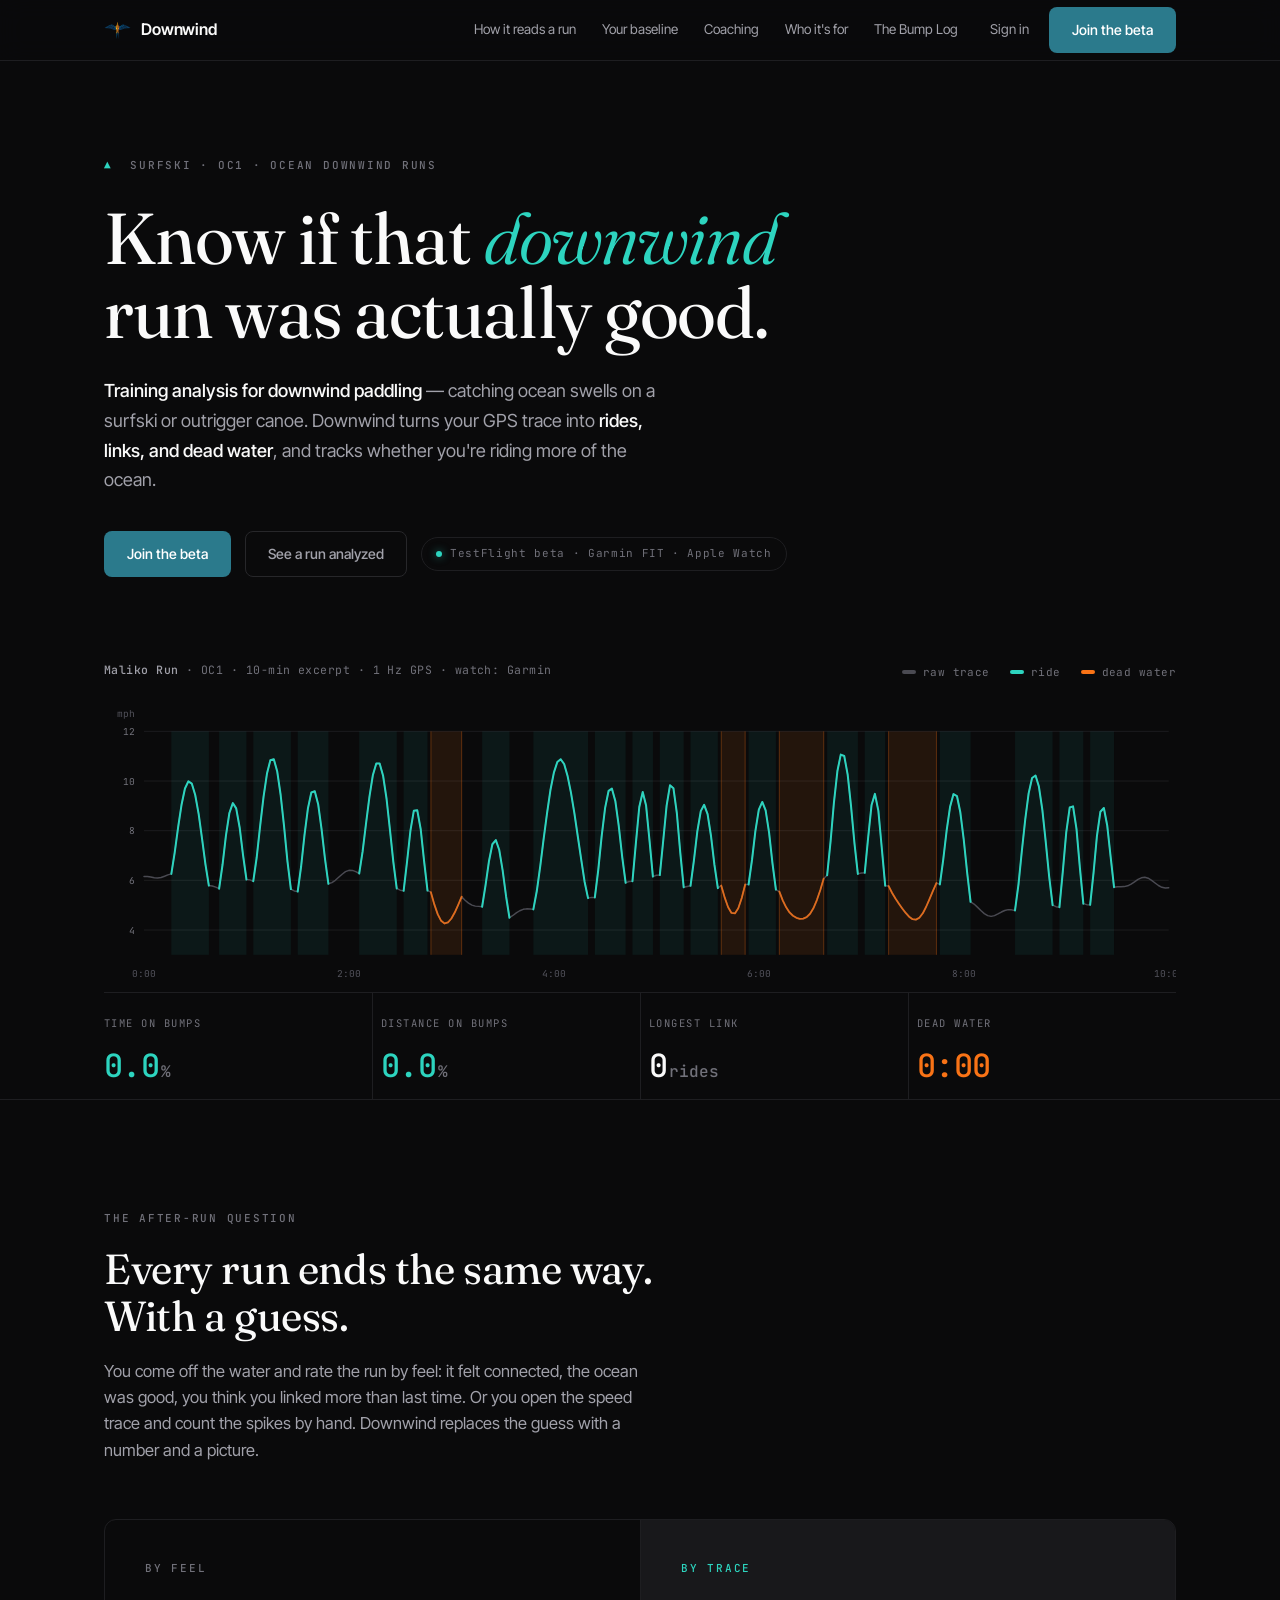
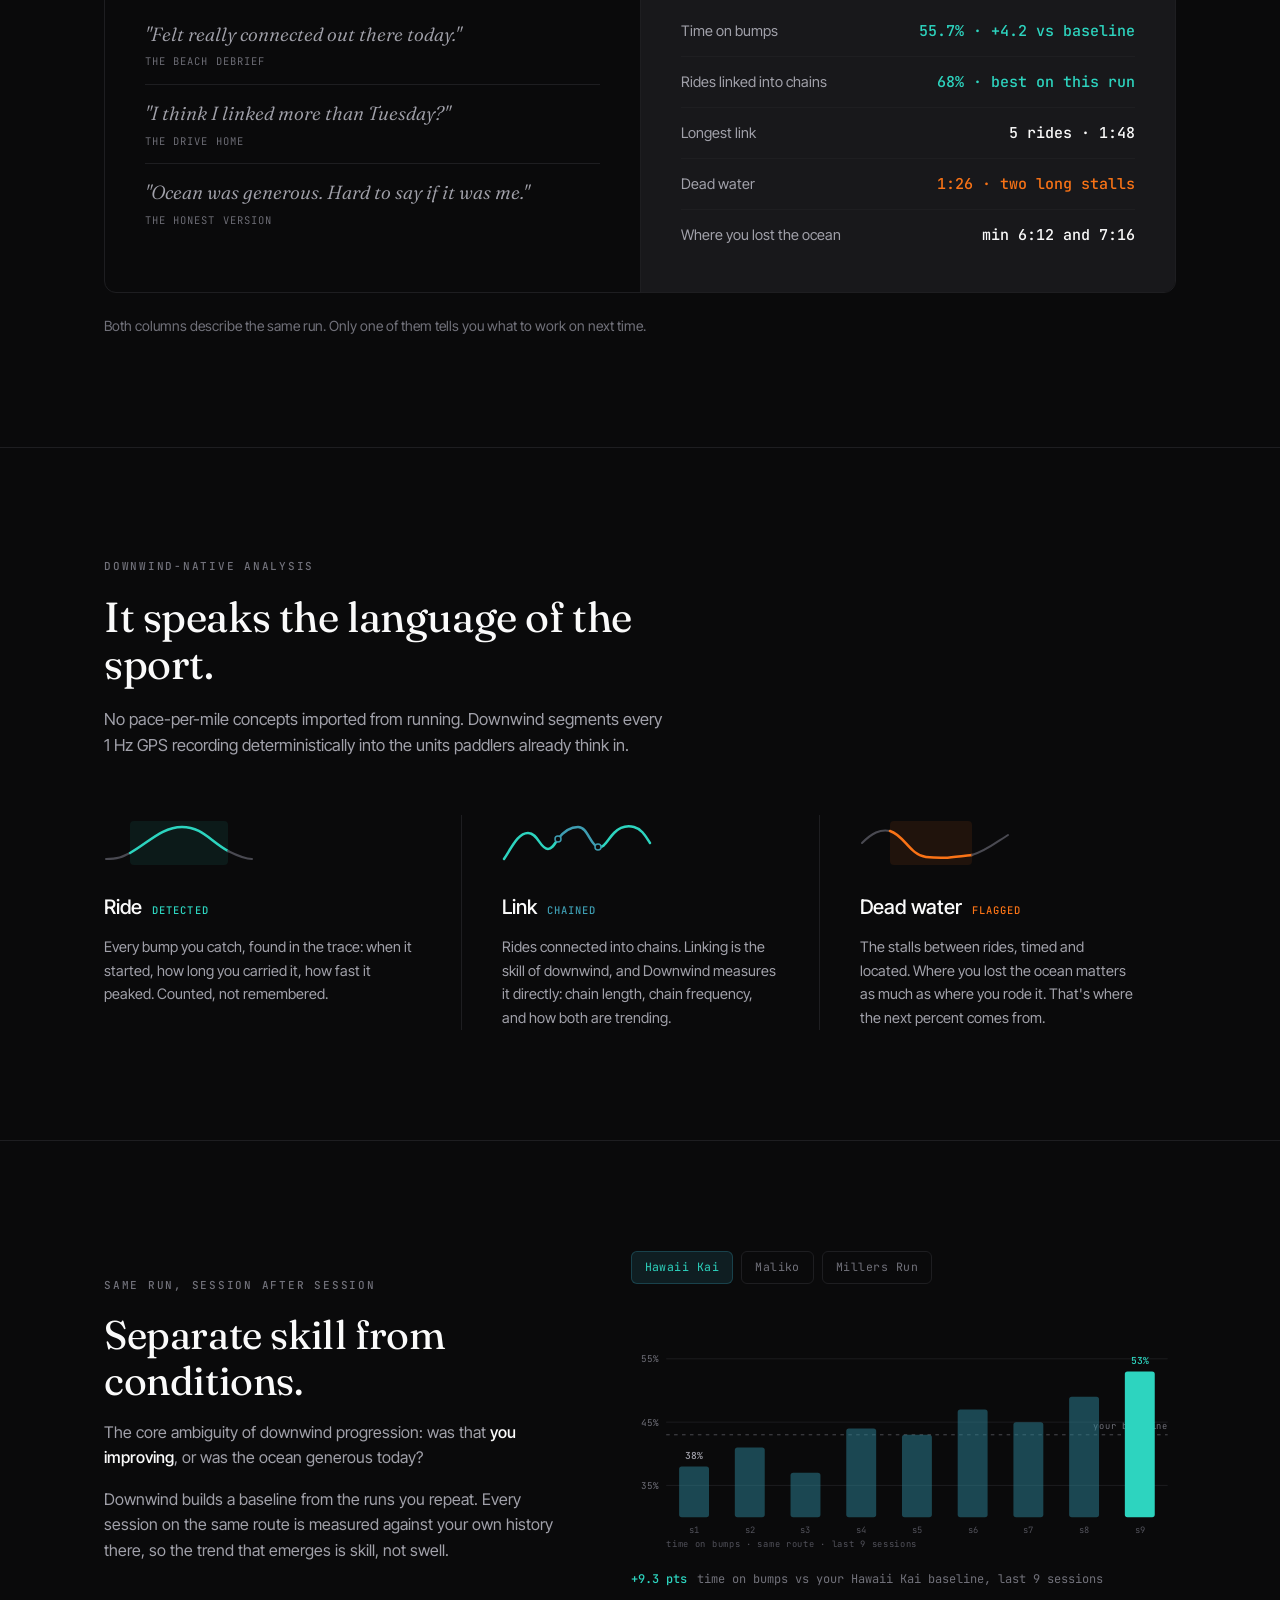
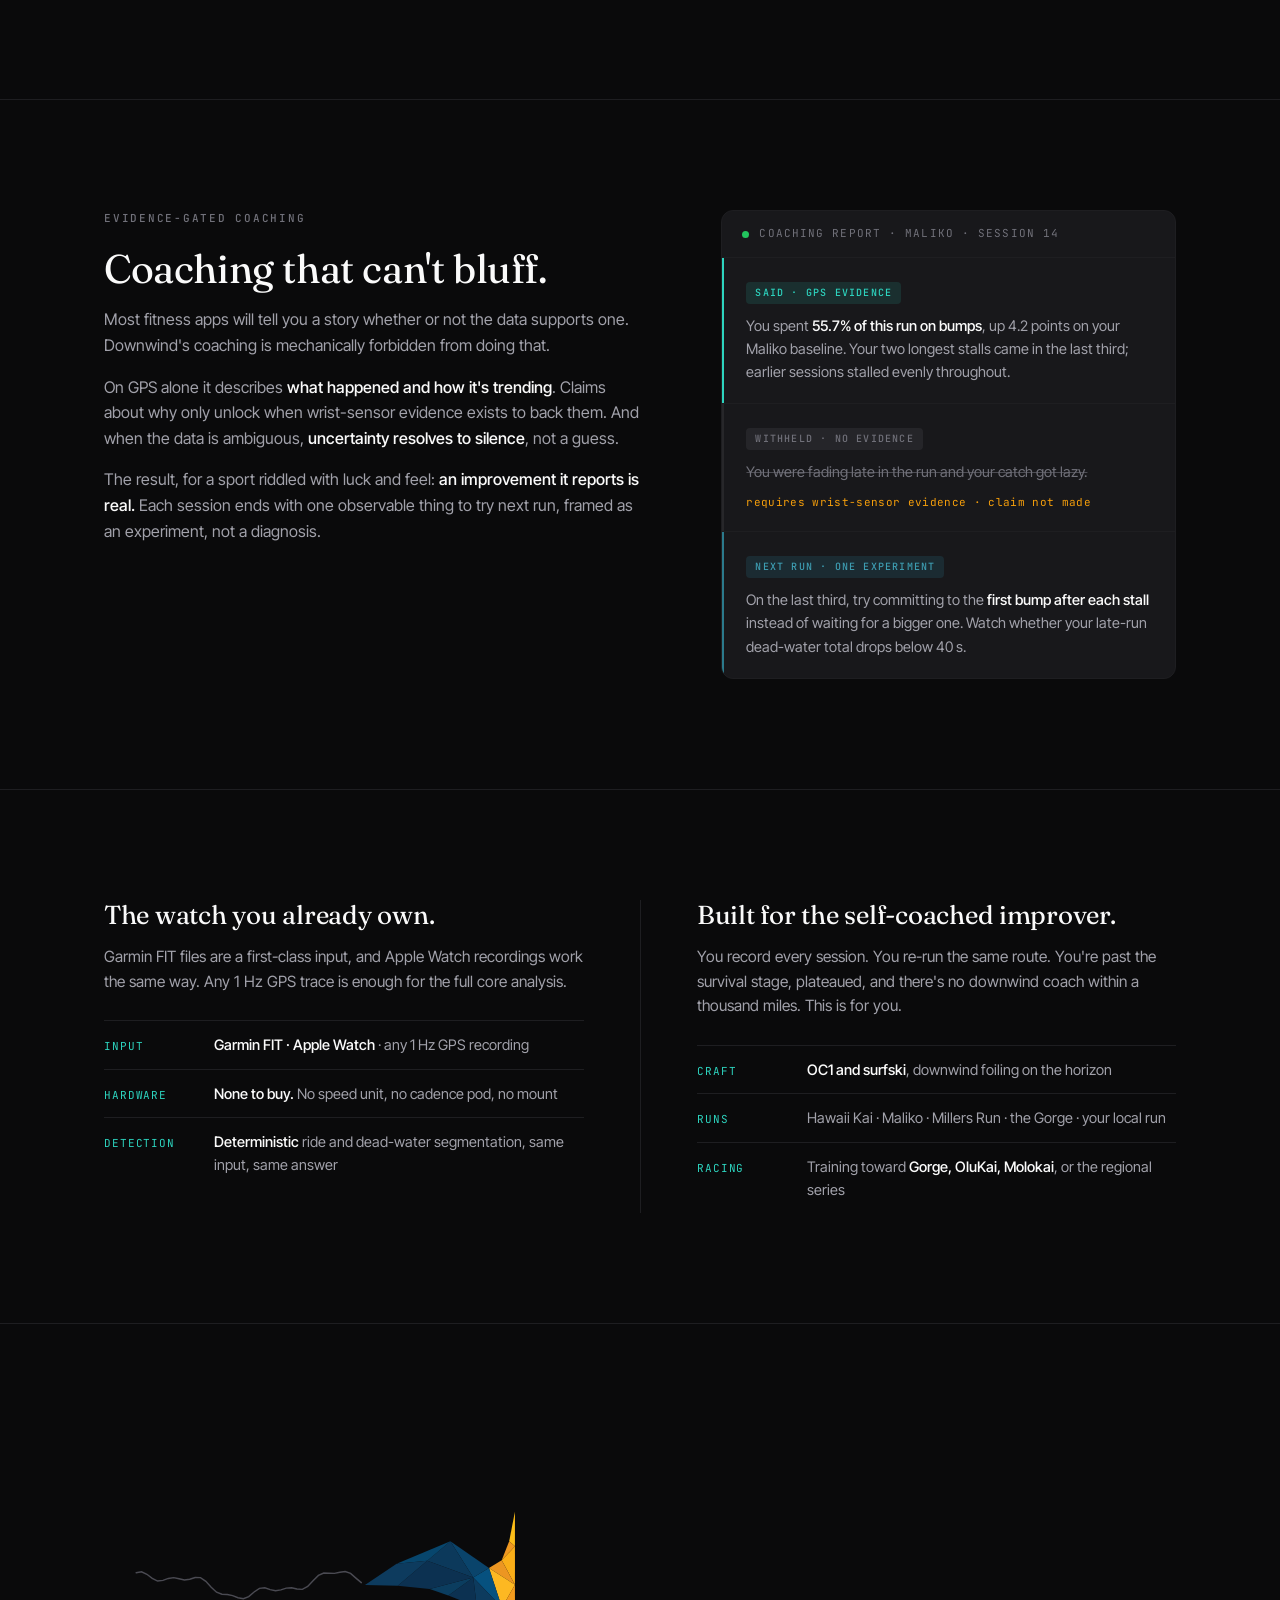
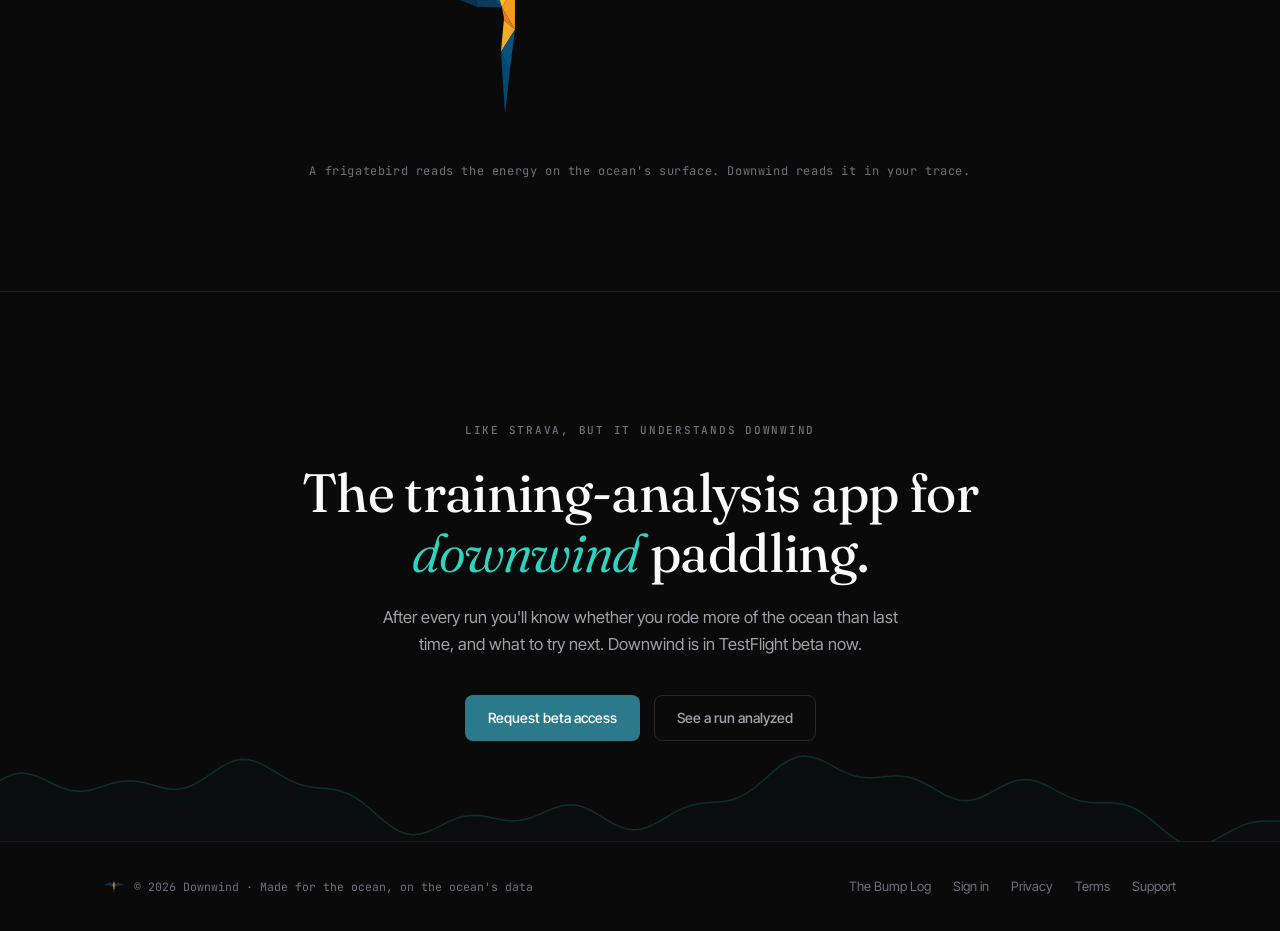
<file: index.html>
<!DOCTYPE html>
<html lang="en">
<head>
<meta charset="UTF-8">
<meta name="viewport" content="width=device-width, initial-scale=1.0">
<title>Downwind · The training-analysis app for downwind paddling</title>
<meta name="description" content="Training analysis for downwind paddling — surfski and OC1. Downwind turns your GPS trace into rides, links, and dead water, and tracks if you rode more of the ocean.">
<meta property="og:title" content="Downwind · The training-analysis app for downwind paddling">
<meta property="og:description" content="Training analysis for downwind paddling — surfski and OC1. Downwind turns your GPS trace into rides, links, and dead water.">
<meta property="og:type" content="website">
<link rel="icon" href="favicon.svg" type="image/svg+xml">
<link rel="preconnect" href="https://fonts.googleapis.com">
<link rel="preconnect" href="https://fonts.gstatic.com" crossorigin>
<link href="https://fonts.googleapis.com/css2?family=Fraunces:ital,opsz,wght@0,9..144,340;0,9..144,420;0,9..144,560;1,9..144,340&family=Inter+Tight:ital,wght@0,400;0,450;0,520;0,600;1,400&family=JetBrains+Mono:wght@400;500&display=swap" rel="stylesheet">
<style>
:root{
  --bg:#0A0A0B;
  --surface-1:#18181B;
  --surface-2:#27272A;
  --border:#27272A;
  --border-subtle:#1E1E21;
  --text-1:#FAFAFA;
  --text-2:#A1A1AA;
  --text-3:#71717A;
  --teal:#2B7A8C;
  --teal-bright:#3E9DB2;
  --ride:#2DD4BF;
  --dead:#F97316;
  --amber:#F59E0B;
  --font-display:"Fraunces",Georgia,serif;
  --font-body:"Inter Tight",system-ui,sans-serif;
  --font-mono:"JetBrains Mono",ui-monospace,monospace;
  --max:1120px;
}
*{margin:0;padding:0;box-sizing:border-box}
html{scroll-behavior:smooth}
body{
  background:var(--bg);
  color:var(--text-1);
  font-family:var(--font-body);
  font-size:16px;
  line-height:1.6;
  -webkit-font-smoothing:antialiased;
  overflow-x:hidden;
}
::selection{background:rgba(45,212,191,.25);color:var(--text-1)}
a{color:inherit;text-decoration:none}
.wrap{max-width:var(--max);margin:0 auto;padding:0 24px}

/* ---------- shared vocabulary ---------- */
.eyebrow{
  font-family:var(--font-mono);
  font-size:11px;
  font-weight:500;
  letter-spacing:.16em;
  text-transform:uppercase;
  color:var(--text-3);
}
.eyebrow .tick{color:var(--ride)}
.mono{font-family:var(--font-mono);font-variant-numeric:tabular-nums lining-nums}
.rule{border:none;border-top:1px solid var(--border-subtle)}
.btn{
  display:inline-flex;align-items:center;gap:8px;
  font-family:var(--font-body);font-size:14px;font-weight:520;
  padding:11px 22px;border-radius:8px;cursor:pointer;
  border:1px solid transparent;
  transition:background .18s ease,border-color .18s ease,color .18s ease;
}
.btn-primary{background:var(--teal);color:#fff}
.btn-primary:hover{background:var(--teal-bright)}
.btn-ghost{background:transparent;color:var(--text-2);border-color:var(--surface-2)}
.btn-ghost:hover{color:var(--text-1);border-color:var(--text-3)}

/* ---------- nav ---------- */
nav{
  position:sticky;top:0;z-index:50;
  background:rgba(10,10,11,.82);
  backdrop-filter:blur(12px);
  -webkit-backdrop-filter:blur(12px);
  border-bottom:1px solid var(--border-subtle);
}
.nav-inner{
  max-width:var(--max);margin:0 auto;padding:0 24px;
  height:60px;display:flex;align-items:center;gap:32px;
}
.wordmark{display:flex;align-items:center;gap:10px;font-weight:600;font-size:16px;letter-spacing:-.01em}
.wordmark svg{display:block}
.nav-links{display:flex;gap:26px;margin-left:auto}
.nav-links a{font-size:13.5px;color:var(--text-2);transition:color .15s}
.nav-links a:hover{color:var(--text-1)}
.nav-cta{margin-left:8px}
.nav-signin{font-size:13.5px;color:var(--text-2);transition:color .15s}
.nav-signin:hover{color:var(--text-1)}
.nav-signin + .nav-cta{margin-left:-12px}
@media(max-width:760px){.nav-links{display:none}.nav-signin{margin-left:auto}}

/* ---------- hero ---------- */
.hero{padding:96px 0 40px;position:relative}
.hero .eyebrow{margin-bottom:26px}
.hero h1{
  font-family:var(--font-display);
  font-weight:420;
  font-size:clamp(40px,6.2vw,72px);
  line-height:1.04;
  letter-spacing:-.015em;
  max-width:15ch;
}
.hero h1 em{font-style:italic;font-weight:340;color:var(--ride)}
.hero .sub{
  margin-top:26px;max-width:56ch;
  font-size:18px;color:var(--text-2);line-height:1.65;
}
.hero .sub strong{color:var(--text-1);font-weight:520}
.hero-actions{margin-top:36px;display:flex;align-items:center;gap:14px;flex-wrap:wrap}
.status-pill{
  display:inline-flex;align-items:center;gap:8px;
  font-family:var(--font-mono);font-size:11px;letter-spacing:.06em;
  color:var(--text-3);padding:7px 14px;
  border:1px solid var(--border-subtle);border-radius:999px;
}
.status-pill .dot{width:6px;height:6px;border-radius:50%;background:var(--ride);box-shadow:0 0 8px rgba(45,212,191,.6)}

/* ---------- hero chart ---------- */
.analysis{padding:44px 0 0}
.chart-frame{position:relative}
.chart-caption{
  display:flex;justify-content:space-between;align-items:baseline;
  padding-bottom:14px;gap:16px;flex-wrap:wrap;
}
.chart-caption .left{font-family:var(--font-mono);font-size:11.5px;color:var(--text-3);letter-spacing:.04em}
.chart-caption .left b{color:var(--text-2);font-weight:500}
.legend{display:flex;gap:20px;flex-wrap:wrap}
.legend span{display:inline-flex;align-items:center;gap:7px;font-family:var(--font-mono);font-size:11px;color:var(--text-3);letter-spacing:.04em}
.legend i{width:14px;height:4px;border-radius:2px;display:inline-block}
.legend .k-raw i{background:#4A4A52}
.legend .k-ride i{background:var(--ride)}
.legend .k-dead i{background:var(--dead)}
#trace{width:100%;height:auto;display:block}
#trace text{font-family:var(--font-mono)}
.stat-strip{
  display:grid;grid-template-columns:repeat(4,1fr);
  border-top:1px solid var(--border-subtle);
  margin-top:6px;
}
.stat{padding:22px 8px 8px;border-left:1px solid var(--border-subtle)}
.stat:first-child{border-left:none;padding-left:0}
.stat .label{font-family:var(--font-mono);font-size:10.5px;letter-spacing:.14em;text-transform:uppercase;color:var(--text-3)}
.stat .value{
  margin-top:8px;font-family:var(--font-mono);font-weight:500;
  font-size:clamp(22px,3vw,32px);letter-spacing:-.02em;
  font-variant-numeric:tabular-nums;color:var(--text-1);
}
.stat .value .unit{font-size:.5em;color:var(--text-3);letter-spacing:0;margin-left:2px}
.stat.ride .value{color:var(--ride)}
.stat.dead .value{color:var(--dead)}
@media(max-width:700px){
  .stat-strip{grid-template-columns:repeat(2,1fr);row-gap:8px}
  .stat:nth-child(3){border-left:none;padding-left:0}
}

/* ---------- sections ---------- */
section.block{padding:110px 0;border-top:1px solid var(--border-subtle)}
.section-head{margin-bottom:56px;max-width:62ch}
.section-head .eyebrow{margin-bottom:18px}
.section-head h2{
  font-family:var(--font-display);font-weight:420;
  font-size:clamp(28px,3.6vw,42px);line-height:1.12;letter-spacing:-.01em;
}
.section-head p{margin-top:18px;color:var(--text-2);font-size:16.5px;max-width:58ch}

/* ---------- ledger: feel vs evidence ---------- */
.ledger{display:grid;grid-template-columns:1fr 1fr;gap:0;border:1px solid var(--border-subtle);border-radius:12px;overflow:hidden}
.ledger-col{padding:40px 40px 32px}
.ledger-col+.ledger-col{border-left:1px solid var(--border-subtle)}
.ledger-col h3{font-family:var(--font-mono);font-size:11px;font-weight:500;letter-spacing:.16em;text-transform:uppercase;margin-bottom:28px}
.ledger-col.feel h3{color:var(--text-3)}
.ledger-col.trace h3{color:var(--ride)}
.ledger-col.trace{background:var(--surface-1)}
.feel-line{
  font-family:var(--font-display);font-style:italic;font-weight:340;
  font-size:19px;line-height:1.5;color:var(--text-2);
  padding:14px 0;border-bottom:1px solid var(--border-subtle);
}
.feel-line:last-of-type{border-bottom:none}
.feel-line .who{display:block;font-family:var(--font-mono);font-style:normal;font-size:10.5px;letter-spacing:.1em;color:var(--text-3);margin-top:6px;text-transform:uppercase}
.trace-row{
  display:flex;justify-content:space-between;align-items:baseline;gap:16px;
  padding:13px 0;border-bottom:1px solid var(--border-subtle);
}
.trace-row:last-of-type{border-bottom:none}
.trace-row .q{font-size:14.5px;color:var(--text-2)}
.trace-row .a{font-family:var(--font-mono);font-size:15px;font-weight:500;color:var(--text-1);white-space:nowrap;font-variant-numeric:tabular-nums}
.trace-row .a.up{color:var(--ride)}
.trace-row .a.down{color:var(--dead)}
.ledger-note{margin-top:22px;font-size:14px;color:var(--text-3);max-width:70ch}
@media(max-width:820px){.ledger{grid-template-columns:1fr}.ledger-col+.ledger-col{border-left:none;border-top:1px solid var(--border-subtle)}}

/* ---------- vocabulary ---------- */
.vocab{display:grid;grid-template-columns:repeat(3,1fr);gap:0}
.vocab-item{padding:0 40px 0 0}
.vocab-item+.vocab-item{padding-left:40px;border-left:1px solid var(--border-subtle)}
.vocab-item .glyph{height:56px;display:flex;align-items:center;margin-bottom:20px}
.vocab-item h3{font-size:20px;font-weight:520;letter-spacing:-.01em;display:flex;align-items:baseline;gap:10px}
.vocab-item h3 .tag{font-family:var(--font-mono);font-size:10.5px;letter-spacing:.1em;font-weight:500;text-transform:uppercase}
.vocab-item.v-ride h3 .tag{color:var(--ride)}
.vocab-item.v-link h3 .tag{color:var(--teal-bright)}
.vocab-item.v-dead h3 .tag{color:var(--dead)}
.vocab-item p{margin-top:12px;font-size:14.5px;color:var(--text-2);line-height:1.65}
@media(max-width:820px){
  .vocab{grid-template-columns:1fr;gap:44px}
  .vocab-item,.vocab-item+.vocab-item{padding:0;border-left:none}
}

/* ---------- baseline ---------- */
.baseline-grid{display:grid;grid-template-columns:5fr 6fr;gap:72px;align-items:center}
.baseline-copy p{color:var(--text-2);font-size:16px;margin-top:16px}
.baseline-copy p strong{color:var(--text-1);font-weight:520}
.route-tabs{display:flex;gap:8px;margin-bottom:22px;flex-wrap:wrap}
.route-tab{
  font-family:var(--font-mono);font-size:11.5px;letter-spacing:.04em;
  padding:6px 13px;border-radius:6px;border:1px solid var(--border-subtle);
  color:var(--text-3);
}
.route-tab.active{background:rgba(43,122,140,.18);border-color:rgba(43,122,140,.4);color:var(--ride)}
#baselineChart{width:100%;height:auto;display:block}
#baselineChart text{font-family:var(--font-mono)}
.baseline-read{
  margin-top:18px;display:flex;gap:10px;align-items:baseline;
  font-family:var(--font-mono);font-size:12px;color:var(--text-3);
}
.baseline-read b{color:var(--ride);font-weight:500}
@media(max-width:880px){.baseline-grid{grid-template-columns:1fr;gap:48px}}

/* ---------- coaching ---------- */
.coach-grid{display:grid;grid-template-columns:6fr 5fr;gap:72px;align-items:start}
.coach-copy p{color:var(--text-2);font-size:16px;margin-top:16px}
.coach-copy p strong{color:var(--text-1);font-weight:520}
.report{
  border:1px solid var(--border-subtle);border-radius:12px;overflow:hidden;
  background:var(--surface-1);
}
.report-head{
  display:flex;align-items:center;gap:10px;
  padding:14px 20px;border-bottom:1px solid var(--border-subtle);
  font-family:var(--font-mono);font-size:11px;letter-spacing:.1em;
  text-transform:uppercase;color:var(--text-3);
}
.report-head .dot{width:7px;height:7px;border-radius:50%;background:#22C55E}
.report-line{padding:20px 20px 20px 24px;border-bottom:1px solid var(--border-subtle);position:relative}
.report-line:last-child{border-bottom:none}
.report-line::before{content:"";position:absolute;left:0;top:0;bottom:0;width:2px}
.report-line.says::before{background:var(--ride)}
.report-line.withheld::before{background:var(--surface-2)}
.report-line.unlocked::before{background:var(--teal)}
.report-line .badge{
  display:inline-flex;align-items:center;gap:6px;
  font-family:var(--font-mono);font-size:10px;font-weight:500;letter-spacing:.12em;text-transform:uppercase;
  padding:3px 9px;border-radius:4px;margin-bottom:10px;
}
.report-line.says .badge{background:rgba(45,212,191,.12);color:var(--ride)}
.report-line.withheld .badge{background:rgba(113,113,122,.15);color:var(--text-3)}
.report-line.unlocked .badge{background:rgba(43,122,140,.2);color:var(--teal-bright)}
.report-line p{font-size:14.5px;line-height:1.6;color:var(--text-2)}
.report-line p b{color:var(--text-1);font-weight:520}
.report-line.withheld p{color:var(--text-3)}
.report-line.withheld p .strike{text-decoration:line-through;text-decoration-color:rgba(113,113,122,.6)}
.report-line .req{
  display:block;margin-top:10px;font-family:var(--font-mono);
  font-size:11px;color:var(--amber);letter-spacing:.03em;
}
@media(max-width:880px){.coach-grid{grid-template-columns:1fr;gap:44px}}

/* ---------- fit ---------- */
.fit-grid{display:grid;grid-template-columns:1fr 1fr;gap:0}
.fit-col{padding-right:56px}
.fit-col+.fit-col{padding-right:0;padding-left:56px;border-left:1px solid var(--border-subtle)}
.fit-col h3{font-family:var(--font-display);font-weight:420;font-size:26px;letter-spacing:-.01em;line-height:1.2}
.fit-col>p{margin-top:14px;color:var(--text-2);font-size:15.5px}
.fit-list{margin-top:26px;list-style:none}
.fit-list li{
  display:flex;gap:14px;align-items:baseline;
  padding:12px 0;border-top:1px solid var(--border-subtle);
  font-size:14.5px;color:var(--text-2);
}
.fit-list li .m{font-family:var(--font-mono);font-size:11px;letter-spacing:.08em;color:var(--ride);text-transform:uppercase;flex:0 0 96px}
.fit-list li b{color:var(--text-1);font-weight:520}
@media(max-width:820px){
  .fit-grid{grid-template-columns:1fr;gap:52px}
  .fit-col,.fit-col+.fit-col{padding:0;border-left:none}
}

/* ---------- closing ---------- */
.closing{padding:130px 0 100px;border-top:1px solid var(--border-subtle);text-align:center;position:relative;overflow:hidden}
.closing .eyebrow{margin-bottom:24px}
.closing h2{
  font-family:var(--font-display);font-weight:420;
  font-size:clamp(30px,4.6vw,54px);line-height:1.1;letter-spacing:-.012em;
  max-width:20ch;margin:0 auto;
}
.closing h2 em{font-style:italic;font-weight:340;color:var(--ride)}
.closing p{margin:22px auto 0;max-width:52ch;color:var(--text-2);font-size:16.5px}
.closing .hero-actions{justify-content:center;margin-top:38px}
.closing-trace{position:absolute;left:0;right:0;bottom:-8px;height:120px;opacity:.35;pointer-events:none}
.closing-trace svg{width:100%;height:100%;display:block}

/* ---------- footer ---------- */
footer{border-top:1px solid var(--border-subtle);padding:34px 0}
.foot-inner{display:flex;align-items:center;gap:24px;flex-wrap:wrap}
.foot-inner .copy{font-family:var(--font-mono);font-size:11.5px;color:var(--text-3)}
.foot-links{margin-left:auto;display:flex;gap:22px}
.foot-links a{font-size:13px;color:var(--text-3);transition:color .15s}
.foot-links a:hover{color:var(--text-2)}


/* ---------- colophon (brand band) ---------- */
.colophon{padding:96px 0}
.colophon-band{text-align:center}
#colophonSvg{width:100%;max-width:1160px;height:auto;display:block;margin:0 auto}
.colophon-caption{
  margin-top:6px;font-family:var(--font-mono);font-size:12px;
  letter-spacing:.05em;color:var(--text-3);
}

/* ---------- reveal motion ---------- */
.reveal{opacity:0;transform:translateY(18px);transition:opacity .7s ease,transform .7s ease}
.reveal.in{opacity:1;transform:none}
@media(prefers-reduced-motion:reduce){
  html{scroll-behavior:auto}
  .reveal{opacity:1;transform:none;transition:none}
}
</style>
</head>
<body>

<nav>
  <div class="nav-inner">
    <a class="wordmark" href="#top" aria-label="Downwind home">
      <img src="/logo.svg" width="27" height="27" alt="" style="display:block" />
      Downwind
    </a>
    <div class="nav-links">
      <a href="#analysis">How it reads a run</a>
      <a href="#baseline">Your baseline</a>
      <a href="#coaching">Coaching</a>
      <a href="#fit">Who it's for</a>
      <a href="/blog/">The Bump Log</a>
    </div>
    <a class="nav-signin" href="https://app.downwindtracker.com">Sign in</a>
    <a class="btn btn-primary nav-cta" href="#beta">Join the beta</a>
  </div>
</nav>

<header class="hero" id="top">
  <div class="wrap">
    <div class="eyebrow"><span class="tick">▲</span>&nbsp; Surfski · OC1 · Ocean downwind runs</div>
    <h1>Know if that <em>downwind</em> run was actually good.</h1>
    <p class="sub"><strong>Training analysis for downwind paddling</strong> — catching ocean swells on a surfski or outrigger canoe. Downwind turns your GPS trace into <strong>rides, links, and dead water</strong>, and tracks whether you're riding more of the ocean.</p>
    <div class="hero-actions">
      <a class="btn btn-primary" href="#beta">Join the beta</a>
      <!-- TODO(demo): once the shared demo account / read-only demo route exists on the
           live web app, point this at it (e.g. https://downwind-web-prod.fly.dev/demo)
           instead of the in-page anchor. Blocked on auth: the live site currently
           requires credentials. Same for the matching button in the closing section. -->
      <a class="btn btn-ghost" href="#analysis">See a run analyzed</a>
      <span class="status-pill"><span class="dot"></span>TestFlight beta · Garmin FIT · Apple Watch</span>
    </div>
  </div>
</header>

<section class="analysis" id="analysis">
  <div class="wrap">
    <div class="chart-frame">
      <div class="chart-caption">
        <div class="left"><b>Maliko Run</b> · OC1 · 10-min excerpt · 1 Hz GPS · watch: Garmin</div>
        <div class="legend">
          <span class="k-raw"><i></i>raw trace</span>
          <span class="k-ride"><i></i>ride</span>
          <span class="k-dead"><i></i>dead water</span>
        </div>
      </div>
      <svg id="trace" viewBox="0 0 1180 320" preserveAspectRatio="xMidYMid meet" role="img" aria-label="A GPS speed trace being segmented into rides, links, and dead water"></svg>
      <div class="stat-strip">
        <div class="stat ride">
          <div class="label">Time on bumps</div>
          <div class="value"><span data-count="55.7" data-decimals="1">0.0</span><span class="unit">%</span></div>
        </div>
        <div class="stat ride">
          <div class="label">Distance on bumps</div>
          <div class="value"><span data-count="63.9" data-decimals="1">0.0</span><span class="unit">%</span></div>
        </div>
        <div class="stat">
          <div class="label">Longest link</div>
          <div class="value"><span data-count="5" data-decimals="0">0</span><span class="unit">rides</span></div>
        </div>
        <div class="stat dead">
          <div class="label">Dead water</div>
          <div class="value"><span id="deadClock">0:00</span></div>
        </div>
      </div>
    </div>
  </div>
</section>

<section class="block" id="question">
  <div class="wrap">
    <div class="section-head reveal">
      <div class="eyebrow">The after-run question</div>
      <h2>Every run ends the same way. With a guess.</h2>
      <p>You come off the water and rate the run by feel: it felt connected, the ocean was good, you think you linked more than last time. Or you open the speed trace and count the spikes by hand. Downwind replaces the guess with a number and a picture.</p>
    </div>
    <div class="ledger reveal">
      <div class="ledger-col feel">
        <h3>By feel</h3>
        <div class="feel-line">"Felt really connected out there today."<span class="who">the beach debrief</span></div>
        <div class="feel-line">"I think I linked more than Tuesday?"<span class="who">the drive home</span></div>
        <div class="feel-line">"Ocean was generous. Hard to say if it was me."<span class="who">the honest version</span></div>
      </div>
      <div class="ledger-col trace">
        <h3>By trace</h3>
        <div class="trace-row"><span class="q">Time on bumps</span><span class="a up">55.7% · +4.2 vs baseline</span></div>
        <div class="trace-row"><span class="q">Rides linked into chains</span><span class="a up">68% · best on this run</span></div>
        <div class="trace-row"><span class="q">Longest link</span><span class="a">5 rides · 1:48</span></div>
        <div class="trace-row"><span class="q">Dead water</span><span class="a down">1:26 · two long stalls</span></div>
        <div class="trace-row"><span class="q">Where you lost the ocean</span><span class="a">min 6:12 and 7:16</span></div>
      </div>
    </div>
    <p class="ledger-note">Both columns describe the same run. Only one of them tells you what to work on next time.</p>
  </div>
</section>

<section class="block" id="vocabulary">
  <div class="wrap">
    <div class="section-head reveal">
      <div class="eyebrow">Downwind-native analysis</div>
      <h2>It speaks the language of the sport.</h2>
      <p>No pace-per-mile concepts imported from running. Downwind segments every 1 Hz GPS recording deterministically into the units paddlers already think in.</p>
    </div>
    <div class="vocab reveal">
      <div class="vocab-item v-ride">
        <div class="glyph">
          <svg width="150" height="48" viewBox="0 0 150 48" fill="none" aria-hidden="true">
            <path d="M2 40 C14 40 18 38 26 34" stroke="#4A4A52" stroke-width="2" stroke-linecap="round"/>
            <path d="M26 34 C44 24 58 8 78 8 C98 8 106 22 124 32" stroke="#2DD4BF" stroke-width="2.5" stroke-linecap="round"/>
            <path d="M124 32 C132 36 140 40 148 40" stroke="#4A4A52" stroke-width="2" stroke-linecap="round"/>
            <rect x="26" y="2" width="98" height="44" rx="4" fill="#2DD4BF" opacity="0.08"/>
          </svg>
        </div>
        <h3>Ride <span class="tag">detected</span></h3>
        <p>Every bump you catch, found in the trace: when it started, how long you carried it, how fast it peaked. Counted, not remembered.</p>
      </div>
      <div class="vocab-item v-link">
        <div class="glyph">
          <svg width="150" height="48" viewBox="0 0 150 48" fill="none" aria-hidden="true">
            <path d="M2 40 C10 28 16 14 26 14 C36 14 38 30 46 30 C50 30 52 26 56 20" stroke="#2DD4BF" stroke-width="2.5" stroke-linecap="round"/>
            <path d="M56 20 C62 12 68 8 76 8 C86 8 88 26 96 28" stroke="#3E9DB2" stroke-width="2.5" stroke-linecap="round"/>
            <path d="M96 28 C102 30 106 20 112 14 C118 8 124 6 132 8 C140 10 144 18 148 24" stroke="#2DD4BF" stroke-width="2.5" stroke-linecap="round"/>
            <circle cx="56" cy="20" r="3" fill="#0A0A0B" stroke="#3E9DB2" stroke-width="1.5"/>
            <circle cx="96" cy="28" r="3" fill="#0A0A0B" stroke="#3E9DB2" stroke-width="1.5"/>
          </svg>
        </div>
        <h3>Link <span class="tag">chained</span></h3>
        <p>Rides connected into chains. Linking is the skill of downwind, and Downwind measures it directly: chain length, chain frequency, and how both are trending.</p>
      </div>
      <div class="vocab-item v-dead">
        <div class="glyph">
          <svg width="150" height="48" viewBox="0 0 150 48" fill="none" aria-hidden="true">
            <path d="M2 24 C12 14 20 10 30 12" stroke="#4A4A52" stroke-width="2" stroke-linecap="round"/>
            <path d="M30 12 C44 16 50 36 66 38 C84 40 96 38 112 36" stroke="#F97316" stroke-width="2.5" stroke-linecap="round"/>
            <path d="M112 36 C126 32 138 22 148 16" stroke="#4A4A52" stroke-width="2" stroke-linecap="round"/>
            <rect x="30" y="2" width="82" height="44" rx="4" fill="#F97316" opacity="0.09"/>
          </svg>
        </div>
        <h3>Dead water <span class="tag">flagged</span></h3>
        <p>The stalls between rides, timed and located. Where you lost the ocean matters as much as where you rode it. That's where the next percent comes from.</p>
      </div>
    </div>
  </div>
</section>

<section class="block" id="baseline">
  <div class="wrap">
    <div class="baseline-grid">
      <div class="baseline-copy reveal">
        <div class="eyebrow" style="margin-bottom:18px">Same run, session after session</div>
        <h2 style="font-family:var(--font-display);font-weight:420;font-size:clamp(28px,3.4vw,40px);line-height:1.14;letter-spacing:-.01em">Separate skill from conditions.</h2>
        <p>The core ambiguity of downwind progression: was that <strong>you improving</strong>, or was the ocean generous today?</p>
        <p>Downwind builds a baseline from the runs you repeat. Every session on the same route is measured against your own history there, so the trend that emerges is skill, not swell.</p>
      </div>
      <div class="reveal">
        <div class="route-tabs" role="presentation">
          <span class="route-tab active">Hawaii Kai</span>
          <span class="route-tab">Maliko</span>
          <span class="route-tab">Millers Run</span>
        </div>
        <svg id="baselineChart" viewBox="0 0 620 280" preserveAspectRatio="xMidYMid meet" role="img" aria-label="Percent of time on bumps rising across nine sessions on the same route"></svg>
        <div class="baseline-read"><b>+9.3 pts</b><span>time on bumps vs your Hawaii Kai baseline, last 9 sessions</span></div>
      </div>
    </div>
  </div>
</section>

<section class="block" id="coaching">
  <div class="wrap">
    <div class="coach-grid">
      <div class="coach-copy reveal">
        <div class="eyebrow" style="margin-bottom:18px">Evidence-gated coaching</div>
        <h2 style="font-family:var(--font-display);font-weight:420;font-size:clamp(28px,3.4vw,40px);line-height:1.14;letter-spacing:-.01em">Coaching that can't bluff.</h2>
        <p>Most fitness apps will tell you a story whether or not the data supports one. Downwind's coaching is mechanically forbidden from doing that.</p>
        <p>On GPS alone it describes <strong>what happened and how it's trending</strong>. Claims about why only unlock when wrist-sensor evidence exists to back them. And when the data is ambiguous, <strong>uncertainty resolves to silence</strong>, not a guess.</p>
        <p>The result, for a sport riddled with luck and feel: <strong>an improvement it reports is real.</strong> Each session ends with one observable thing to try next run, framed as an experiment, not a diagnosis.</p>
      </div>
      <div class="report reveal" aria-label="Example coaching report showing which claims are allowed">
        <div class="report-head"><span class="dot"></span>Coaching report · Maliko · session 14</div>
        <div class="report-line says">
          <span class="badge">Said · GPS evidence</span>
          <p>You spent <b>55.7% of this run on bumps</b>, up 4.2 points on your Maliko baseline. Your two longest stalls came in the last third; earlier sessions stalled evenly throughout.</p>
        </div>
        <div class="report-line withheld">
          <span class="badge">Withheld · no evidence</span>
          <p><span class="strike">You were fading late in the run and your catch got lazy.</span></p>
          <span class="req">requires wrist-sensor evidence · claim not made</span>
        </div>
        <div class="report-line unlocked">
          <span class="badge">Next run · one experiment</span>
          <p>On the last third, try committing to the <b>first bump after each stall</b> instead of waiting for a bigger one. Watch whether your late-run dead-water total drops below 40 s.</p>
        </div>
      </div>
    </div>
  </div>
</section>

<section class="block" id="fit">
  <div class="wrap">
    <div class="fit-grid">
      <div class="fit-col reveal">
        <h3>The watch you already own.</h3>
        <p>Garmin FIT files are a first-class input, and Apple Watch recordings work the same way. Any 1 Hz GPS trace is enough for the full core analysis.</p>
        <ul class="fit-list">
          <li><span class="m">Input</span><span><b>Garmin FIT · Apple Watch</b> · any 1 Hz GPS recording</span></li>
          <li><span class="m">Hardware</span><span><b>None to buy.</b> No speed unit, no cadence pod, no mount</span></li>
          <li><span class="m">Detection</span><span><b>Deterministic</b> ride and dead-water segmentation, same input, same answer</span></li>
        </ul>
      </div>
      <div class="fit-col reveal">
        <h3>Built for the self-coached improver.</h3>
        <p>You record every session. You re-run the same route. You're past the survival stage, plateaued, and there's no downwind coach within a thousand miles. This is for you.</p>
        <ul class="fit-list">
          <li><span class="m">Craft</span><span><b>OC1 and surfski</b>, downwind foiling on the horizon</span></li>
          <li><span class="m">Runs</span><span>Hawaii Kai · Maliko · Millers Run · the Gorge · your local run</span></li>
          <li><span class="m">Racing</span><span>Training toward <b>Gorge, OluKai, Molokai</b>, or the regional series</span></li>
        </ul>
      </div>
    </div>
  </div>
</section>

<section class="block colophon" id="craft">
  <div class="wrap">
    <div class="colophon-band reveal">
      <svg id="colophonSvg" viewBox="0 0 1200 360" preserveAspectRatio="xMidYMid meet" role="img"
           aria-label="A faceted frigatebird: raw signal flows into its organic left wing and emerges from its wireframe right wing as a segmented speed trace">
        <path id="sigIn" d="M36.0 155.3 L42.0 154.2 L48.0 157.0 L54.0 161.6 L60.0 164.6 L66.0 163.9 L72.0 161.7 L78.0 160.8 L84.0 162.1 L90.0 163.4 L96.0 162.6 L102.0 160.7 L108.0 160.8 L114.0 164.9 L120.0 171.6 L126.0 177.1 L132.0 179.3 L138.0 179.7 L144.0 180.9 L150.0 183.3 L156.0 184.4 L162.0 182.0 L168.0 176.9 L174.0 172.8 L180.0 172.2 L186.0 174.2 L192.0 175.5 L198.0 174.5 L204.0 172.5 L210.0 172.2 L216.0 173.5 L222.0 173.9 L228.0 170.6 L234.0 164.2 L240.0 158.3 L246.0 155.6 L252.0 155.8 L258.0 156.0 L264.0 154.8 L270.0 154.0 L276.0 156.1 L282.0 161.3 L288.0 166.4" fill="none" stroke="#4A4A52" stroke-width="1.6" stroke-linecap="round"/>
        <path id="sigOut" d="M628.0 165.4 L634.0 162.7 L640.0 160.7 L646.0 159.4 L652.0 158.8 L658.0 158.7 L664.0 158.8 L670.0 158.8 L676.0 158.6 L682.0 158.2 L688.0 157.3 L694.0 156.3 L700.0 155.2 L706.0 154.4 L712.0 154.2 L718.0 154.6 L724.0 156.0 L730.0 158.2 L736.0 161.3 L742.0 165.0 L748.0 169.0 L754.0 172.9 L760.0 176.5 L766.0 179.4 L772.0 181.4 L778.0 182.6 L784.0 183.0 L790.0 182.7 L796.0 182.0 L802.0 181.1 L808.0 180.4 L814.0 179.9 L820.0 179.7 L826.0 179.9 L832.0 180.2 L838.0 180.4 L844.0 180.2 L850.0 179.5 L856.0 178.1 L862.0 175.9 L868.0 172.9 L874.0 169.3 L880.0 165.5 L886.0 161.6 L892.0 158.1 L898.0 155.3 L904.0 153.3 L910.0 152.3 L916.0 152.3 L922.0 153.1 L928.0 154.5 L934.0 156.1 L940.0 157.7 L946.0 159.2 L952.0 160.3 L958.0 161.0 L964.0 161.4 L970.0 161.8 L976.0 162.2 L982.0 163.0 L988.0 164.4 L994.0 166.4 L1000.0 169.0 L1006.0 172.3 L1012.0 175.8 L1018.0 179.3 L1024.0 182.6 L1030.0 185.1 L1036.0 186.8 L1042.0 187.5 L1048.0 187.1 L1054.0 185.9 L1060.0 183.9 L1066.0 181.5 L1072.0 179.0 L1078.0 176.7 L1084.0 174.8 L1090.0 173.3 L1096.0 172.2 L1102.0 171.5 L1108.0 170.9 L1114.0 170.1 L1120.0 169.0 L1126.0 167.4 L1132.0 165.2 L1138.0 162.5 L1144.0 159.6 L1150.0 156.6 L1156.0 153.8 L1162.0 151.7" fill="none" stroke="#2DD4BF" stroke-width="2" stroke-linecap="round"/>
        <g id="sigTicks">
          <line x1="658.0" y1="150.7" x2="658.0" y2="142.7" stroke="#2DD4BF" stroke-opacity="0.55" stroke-width="1.4"/><line x1="712.0" y1="146.2" x2="712.0" y2="138.2" stroke="#2DD4BF" stroke-opacity="0.55" stroke-width="1.4"/><line x1="820.0" y1="171.7" x2="820.0" y2="163.7" stroke="#2DD4BF" stroke-opacity="0.55" stroke-width="1.4"/><line x1="916.0" y1="144.3" x2="916.0" y2="136.3" stroke="#2DD4BF" stroke-opacity="0.55" stroke-width="1.4"/>
        </g>
<g transform="translate(285.8 26.0) scale(0.62)">
  <g id="birdOrganic">
    <path d="M281.01 160.87V98.19L270.54 151.51L281.01 160.87Z" fill="#FCBD18"/>
    <path d="M281.01 160.87L257.07 186.05L270.54 151.51L281.01 160.87Z" fill="#EF9821"/>
    <path d="M281.01 160.87V230.22L257.07 186.05L281.01 160.87Z" fill="#FAAE18"/>
    <path d="M257.07 186.05L234.11 199.81L281.01 230.22L257.07 186.05Z" fill="#EC9622"/>
    <path d="M281.01 230.22L257.57 271.4L234.11 199.81L281.01 230.22Z" fill="#FDB822"/>
    <path d="M234.1 199.81L205.72 217.08L257.56 271.4L234.1 199.81Z" fill="#06517F"/>
    <path d="M205.73 217.08L212.04 269.76L257.57 271.39L205.73 217.07V217.08Z" fill="#0D3B5E"/>
    <path d="M205.73 217.08L164.38 151.51L234.11 199.81L205.73 217.08Z" fill="#0A446B"/>
    <path d="M164.38 151.51L122.6 187.04L205.73 217.07L164.38 151.5V151.51Z" fill="#0C395B"/>
    <path d="M205.73 217.08L160.75 249.64L212.04 269.76L205.73 217.08Z" fill="#0C3151"/>
    <path d="M205.73 217.08L127.02 237.79L160.75 249.64L205.73 217.08Z" fill="#0B3D5F"/>
    <path d="M122.6 187.05L69.4 232.25L127.02 237.79L205.73 217.08L122.6 187.05Z" fill="#0C3151"/>
    <path d="M164.38 151.51L67.3 192.31L122.6 187.05L164.38 151.52V151.51Z" fill="#07466D"/>
    <path d="M67.3 192.31L10.16 230.72L69.4 232.25L122.6 187.05L67.3 192.31Z" fill="#0D3B5E"/>
    <path d="M281.01 230.22V311.04L257.57 271.39L281.01 230.21V230.22Z" fill="#F49C1E"/>
    <path d="M257.57 271.39L260.99 289.81V294.26L281.01 311.03L257.57 271.38V271.39Z" fill="#D97F27"/>
    <path d="M260.99 294.27L255.69 351.3L281.01 311.04L260.99 294.27Z" fill="#F1AB25"/>
    <path d="M281.01 311.04L271.88 383.55L255.7 351.3L281.02 311.04H281.01Z" fill="#075380"/>
    <path d="M271.88 383.55L263.14 463.82L255.69 351.3L271.87 383.55H271.88Z" fill="#044970"/>
  </g>
  <g id="birdWire" fill="none" stroke="#2DD4BF" stroke-opacity="0.34" stroke-width="1.4" stroke-linejoin="round">
    <path d="M281.01 160.87V98.19L291.47 151.51L281.01 160.87Z"/>
    <path d="M281.01 160.87L304.93 186.05L291.46 151.51L281 160.87H281.01Z"/>
    <path d="M281.01 160.87V230.22L304.93 186.05L281.01 160.87Z"/>
    <path d="M304.93 186.05L327.89 199.81L281 230.22L304.92 186.05H304.93Z"/>
    <path d="M281.01 230.22L304.45 271.4L327.89 199.81L281 230.22H281.01Z"/>
    <path d="M327.89 199.81L356.27 217.08L304.45 271.4L327.89 199.81Z"/>
    <path d="M356.27 217.08L349.96 269.76L304.45 271.39L356.27 217.07V217.08Z"/>
    <path d="M356.27 217.08L397.62 151.51L327.89 199.81L356.27 217.08Z"/>
    <path d="M397.62 151.51L439.4 187.04L356.27 217.07L397.62 151.5V151.51Z"/>
    <path d="M356.27 217.08L401.25 249.64L349.96 269.76L356.27 217.08Z"/>
    <path d="M356.27 217.08L434.98 237.79L401.25 249.64L356.27 217.08Z"/>
    <path d="M439.4 187.05L492.6 232.25L434.98 237.79L356.27 217.08L439.4 187.05Z"/>
    <path d="M397.62 151.51L494.71 192.31L439.4 187.05L397.62 151.52V151.51Z"/>
    <path d="M494.71 192.31L551.85 230.72L492.6 232.25L439.4 187.05L494.71 192.31Z"/>
    <path d="M281.01 230.22V311.04L304.45 271.39L281.01 230.21V230.22Z"/>
    <path d="M304.45 271.39L301.01 289.81V294.26L281.01 311.03L304.45 271.38V271.39Z"/>
    <path d="M301.01 294.27L306.32 351.3L281 311.04L301 294.27H301.01Z"/>
    <path d="M281.01 311.04L290.13 383.55L306.33 351.3L281.01 311.04Z"/>
    <path d="M290.12 383.55L298.86 463.82L306.32 351.3L290.12 383.55Z"/>
  </g>
</g>
      </svg>
      <p class="colophon-caption">A frigatebird reads the energy on the ocean's surface. Downwind reads it in your trace.</p>
    </div>
  </div>
</section>

<section class="closing" id="beta">
  <div class="wrap" style="position:relative;z-index:1">
    <div class="eyebrow reveal">Like Strava, but it understands downwind</div>
    <h2 class="reveal">The training-analysis app for <em>downwind</em> paddling.</h2>
    <p class="reveal">After every run you'll know whether you rode more of the ocean than last time, and what to try next. Downwind is in TestFlight beta now.</p>
    <div class="hero-actions reveal">
      <a class="btn btn-primary" href="mailto:support@downwindtracker.com?subject=Downwind%20beta%20access">Request beta access</a>
      <a class="btn btn-ghost" href="#analysis">See a run analyzed</a>
    </div>
  </div>
  <div class="closing-trace" aria-hidden="true">
    <svg viewBox="0 0 1440 120" preserveAspectRatio="none">
      <path id="closingPath" fill="none" stroke="#2DD4BF" stroke-width="1.5" opacity="0.5"></path>
      <path id="closingFill" fill="rgba(45,212,191,0.05)" stroke="none"></path>
    </svg>
  </div>
</section>

<footer>
  <div class="wrap foot-inner">
    <span class="copy" style="display:inline-flex;align-items:center;gap:10px"><img src="/logo.svg" width="20" height="20" alt="" style="display:block" />© 2026 Downwind · Made for the ocean, on the ocean's data</span>
    <div class="foot-links">
      <a href="/blog/">The Bump Log</a>
      <a href="https://app.downwindtracker.com">Sign in</a>
      <a href="privacy.html">Privacy</a>
      <a href="terms.html">Terms</a>
      <a href="mailto:support@downwindtracker.com">Support</a>
    </div>
  </div>
</footer>

<script>
(function(){
  "use strict";
  var reduced = window.matchMedia("(prefers-reduced-motion: reduce)").matches;

  /* ---------------- data: a hand-authored 10-minute excerpt ---------------- */
  var DUR = 600, DT = 2;
  var rides = [
    [16,38],[44,60],[64,86],[90,108],
    [126,148],[152,166],
    [198,214],
    [228,260],[264,282],[286,298],[302,316],[320,336],
    [354,370],
    [400,418],[422,434],
    [466,484],
    [510,532],[536,550],[554,568]
  ];
  var ridePeak = [4.2,3.4,5.0,3.8, 4.6,3.2, 3.0, 5.6,4.4,3.6,4.0,3.4, 3.2, 4.8,3.4, 4.2, 5.2,4.0,3.6];
  var deads = [[168,186],[338,352],[372,398],[436,464]];

  function speedAt(t){
    var s = 5.6
      + 0.5*Math.sin(t*0.021)
      + 0.35*Math.sin(t*0.043+1.7)
      + 0.22*Math.sin(t*0.11+0.5)
      + 0.12*Math.sin(t*0.31+2.1);
    var i, r, f;
    for(i=0;i<rides.length;i++){
      r = rides[i];
      if(t>=r[0] && t<=r[1]){
        f = Math.sin(Math.PI*(t-r[0])/(r[1]-r[0]));
        s += ridePeak[i]*Math.pow(f,1.25);
      }
    }
    for(i=0;i<deads.length;i++){
      r = deads[i];
      if(t>=r[0] && t<=r[1]){
        f = Math.sin(Math.PI*(t-r[0])/(r[1]-r[0]));
        s -= 1.35*f;
      }
    }
    return s;
  }

  /* ---------------- hero trace chart ---------------- */
  var svg = document.getElementById("trace");
  var NS = "http://www.w3.org/2000/svg";
  var W = 1180, H = 320, padL = 44, padR = 8, padT = 40, padB = 34;
  var plotW = W - padL - padR, plotH = H - padT - padB;
  var vMin = 3, vMax = 12;

  function X(t){ return padL + (t/DUR)*plotW; }
  function Y(v){ return padT + (1 - (v-vMin)/(vMax-vMin))*plotH; }

  function el(name, attrs, parent){
    var e = document.createElementNS(NS, name), k;
    for(k in attrs) e.setAttribute(k, attrs[k]);
    (parent||svg).appendChild(e);
    return e;
  }

  function pathFor(t0, t1){
    var d = "", t, first = true;
    for(t=t0; t<=t1; t+=DT){
      d += (first ? "M" : "L") + X(t).toFixed(1) + " " + Y(speedAt(t)).toFixed(1) + " ";
      first = false;
    }
    return d;
  }

  /* grid + axis */
  var gGrid = el("g", {});
  [4,6,8,10,12].forEach(function(v){
    el("line", {x1:padL, y1:Y(v), x2:W-padR, y2:Y(v), stroke:"#1E1E21", "stroke-width":1}, gGrid);
    el("text", {x:padL-10, y:Y(v)+4, "text-anchor":"end", "font-size":"10.5", fill:"#71717A"}, gGrid).textContent = v;
  });
  el("text", {x:padL-10, y:padT-16, "text-anchor":"end", "font-size":"10.5", fill:"#52525B"}, gGrid).textContent = "mph";
  [0,120,240,360,480,600].forEach(function(t){
    el("text", {x:X(t), y:H-10, "text-anchor":"middle", "font-size":"10.5", fill:"#52525B"}, gGrid).textContent =
      Math.floor(t/60) + ":" + ("0"+(t%60)).slice(-2);
  });

  /* dead-water bands (hidden until phase 3) */
  var gDead = el("g", {opacity: reduced ? 1 : 0});
  deads.forEach(function(d){
    el("rect", {x:X(d[0]), y:padT, width:X(d[1])-X(d[0]), height:plotH, fill:"#F97316", opacity:0.10}, gDead);
    el("line", {x1:X(d[0]), y1:padT, x2:X(d[0]), y2:padT+plotH, stroke:"#F97316", "stroke-width":1, opacity:0.35}, gDead);
    el("line", {x1:X(d[1]), y1:padT, x2:X(d[1]), y2:padT+plotH, stroke:"#F97316", "stroke-width":1, opacity:0.35}, gDead);
  });

  /* ride bands (hidden until phase 2) */
  var gBands = el("g", {opacity: reduced ? 1 : 0});
  rides.forEach(function(r){
    el("rect", {x:X(r[0]), y:padT, width:X(r[1])-X(r[0]), height:plotH, fill:"#2DD4BF", opacity:0.07}, gBands);
  });

  /* raw line */
  var raw = el("path", {d: pathFor(0, DUR), fill:"none", stroke:"#4A4A52", "stroke-width":1.6,
    "stroke-linecap":"round", "stroke-linejoin":"round"});

  /* teal ride sub-paths over the raw line */
  var gRide = el("g", {opacity: reduced ? 1 : 0});
  rides.forEach(function(r){
    el("path", {d: pathFor(r[0], r[1]), fill:"none", stroke:"#2DD4BF", "stroke-width":2.2,
      "stroke-linecap":"round", "stroke-linejoin":"round"}, gRide);
  });

  /* orange dead sub-paths */
  var gDeadLine = el("g", {opacity: reduced ? 1 : 0});
  deads.forEach(function(d){
    el("path", {d: pathFor(d[0], d[1]), fill:"none", stroke:"#F97316", "stroke-width":2,
      "stroke-linecap":"round", "stroke-linejoin":"round", opacity:0.85}, gDeadLine);
  });

  /* annotations */
  var gAnn = el("g", {opacity: reduced ? 1 : 0});
  function annotate(t, v, label, color, dy){
    var x = X(t), y = Y(v);
    el("line", {x1:x, y1:y-6, x2:x, y2:y-dy+14, stroke:color, "stroke-width":1, opacity:0.5}, gAnn);
    el("text", {x:x, y:y-dy, "text-anchor":"middle", "font-size":"10.5", fill:color, "letter-spacing":"0.06em"}, gAnn)
      .textContent = label;
  }
  annotate(75, speedAt(75)+0.3, "ride · 22 s · 10.4 mph", "#2DD4BF", 26);
  annotate(282, 11.6, "linked ×5 · 1:48 riding", "#2DD4BF", 8);
  el("line", {x1:X(228), y1:padT+6, x2:X(336), y2:padT+6, stroke:"#2DD4BF", "stroke-width":1.5, opacity:0.6}, gAnn);
  el("line", {x1:X(228), y1:padT+2, x2:X(228), y2:padT+10, stroke:"#2DD4BF", "stroke-width":1.5, opacity:0.6}, gAnn);
  el("line", {x1:X(336), y1:padT+2, x2:X(336), y2:padT+10, stroke:"#2DD4BF", "stroke-width":1.5, opacity:0.6}, gAnn);
  var dwMid = (372+398)/2;
  annotate(dwMid, speedAt(dwMid)-0.2, "", "#F97316", 0);
  el("text", {x:X(dwMid), y:Y(speedAt(dwMid))+26, "text-anchor":"middle", "font-size":"10.5",
    fill:"#F97316", "letter-spacing":"0.06em"}, gAnn).textContent = "dead water · 26 s";

  /* ---------------- animation timeline ---------------- */
  function fade(node, dur, delay){
    node.style.transition = "opacity " + dur + "ms ease " + delay + "ms";
    requestAnimationFrame(function(){ node.setAttribute("opacity", 1); node.style.opacity = 1; });
  }
  function countUp(span, target, decimals, dur){
    var start = null;
    function step(ts){
      if(!start) start = ts;
      var p = Math.min((ts-start)/dur, 1);
      var eased = 1 - Math.pow(1-p, 3);
      span.textContent = (target*eased).toFixed(decimals);
      if(p<1) requestAnimationFrame(step);
    }
    requestAnimationFrame(step);
  }
  function clockUp(spanEl, totalSec, dur){
    var start = null;
    function fmt(s){ return Math.floor(s/60) + ":" + ("0"+Math.round(s%60)).slice(-2); }
    function step(ts){
      if(!start) start = ts;
      var p = Math.min((ts-start)/dur, 1);
      var eased = 1 - Math.pow(1-p, 3);
      spanEl.textContent = fmt(totalSec*eased);
      if(p<1) requestAnimationFrame(step);
    }
    requestAnimationFrame(step);
  }

  var counters = document.querySelectorAll("[data-count]");
  var deadClock = document.getElementById("deadClock");

  function runStats(){
    if(reduced){
      counters.forEach(function(c){ c.textContent = parseFloat(c.dataset.count).toFixed(+c.dataset.decimals); });
      deadClock.textContent = "1:26";
      return;
    }
    counters.forEach(function(c){ countUp(c, parseFloat(c.dataset.count), +c.dataset.decimals, 1400); });
    clockUp(deadClock, 86, 1400);
  }

  var played = false;
  function playHero(){
    if(played) return;
    played = true;
    if(reduced){ runStats(); return; }
    var len = raw.getTotalLength();
    raw.style.strokeDasharray = len;
    raw.style.strokeDashoffset = len;
    raw.style.transition = "stroke-dashoffset 1600ms ease-out";
    requestAnimationFrame(function(){ raw.style.strokeDashoffset = 0; });
    setTimeout(function(){ fade(gBands, 600, 0); fade(gRide, 700, 120); }, 1300);
    setTimeout(function(){ fade(gDead, 600, 0); fade(gDeadLine, 600, 100); }, 2000);
    setTimeout(function(){ fade(gAnn, 700, 0); runStats(); }, 2500);
  }

  var traceIO = new IntersectionObserver(function(entries){
    entries.forEach(function(e){ if(e.isIntersecting){ playHero(); traceIO.disconnect(); } });
  }, {threshold: 0.35});
  traceIO.observe(svg);

  /* ---------------- baseline chart ---------------- */
  (function(){
    var b = document.getElementById("baselineChart");
    var bW = 620, bH = 280, pL = 40, pR = 10, pT = 24, pB = 40;
    var pw = bW-pL-pR, ph = bH-pT-pB;
    var vals = [38,41,37,44,43,47,45,49,53];
    var lo = 30, hi = 60;
    function bx(i){ return pL + (i+0.5)*(pw/vals.length); }
    function by(v){ return pT + (1-(v-lo)/(hi-lo))*ph; }
    function bel(name, attrs){ var e=document.createElementNS(NS,name); for(var k in attrs) e.setAttribute(k,attrs[k]); b.appendChild(e); return e; }

    [35,45,55].forEach(function(v){
      bel("line",{x1:pL,y1:by(v),x2:bW-pR,y2:by(v),stroke:"#1E1E21","stroke-width":1});
      bel("text",{x:pL-8,y:by(v)+4,"text-anchor":"end","font-size":"10.5",fill:"#71717A"}).textContent = v+"%";
    });
    /* baseline median dashed */
    var med = 43;
    bel("line",{x1:pL,y1:by(med),x2:bW-pR,y2:by(med),stroke:"#71717A","stroke-width":1,"stroke-dasharray":"4 5",opacity:0.7});
    bel("text",{x:bW-pR,y:by(med)-7,"text-anchor":"end","font-size":"10",fill:"#71717A","letter-spacing":"0.08em"}).textContent = "your baseline";

    var barW = Math.min(34, pw/vals.length - 14);
    vals.forEach(function(v,i){
      var last = i === vals.length-1;
      bel("rect",{
        x:bx(i)-barW/2, y:by(v), width:barW, height:pT+ph-by(v), rx:3,
        fill: last ? "#2DD4BF" : "rgba(43,122,140,0.55)"
      });
      bel("text",{x:bx(i),y:bH-22,"text-anchor":"middle","font-size":"10",fill:"#52525B"}).textContent = "s"+(i+1);
      if(last || i===0){
        bel("text",{x:bx(i),y:by(v)-8,"text-anchor":"middle","font-size":"11",
          fill: last ? "#2DD4BF" : "#A1A1AA","font-weight":"500"}).textContent = v+"%";
      }
    });
    bel("text",{x:pL,y:bH-6,"font-size":"10",fill:"#52525B","letter-spacing":"0.08em"}).textContent = "time on bumps · same route · last 9 sessions";
  })();

  /* ---------------- closing ambient trace ---------------- */
  (function(){
    var p = document.getElementById("closingPath");
    var f = document.getElementById("closingFill");
    if(!p) return;
    var d = "", t;
    for(t=0;t<=1440;t+=8){
      var y = 70 - 26*Math.sin(t*0.008) - 14*Math.sin(t*0.021+1.4) - 8*Math.sin(t*0.05+0.6);
      d += (t===0?"M":"L") + t + " " + y.toFixed(1) + " ";
    }
    p.setAttribute("d", d);
    f.setAttribute("d", d + "L1440 120 L0 120 Z");
  })();

  /* ---------------- colophon: signal draws through the bird ---------------- */
  (function(){
    var c = document.getElementById("colophonSvg");
    if(!c) return;
    var sin = document.getElementById("sigIn");
    var sout = document.getElementById("sigOut");
    var ticks = document.getElementById("sigTicks");
    var wire = document.getElementById("birdWire");
    if(reduced) return;
    [sin, sout].forEach(function(p){
      var L = p.getTotalLength();
      p.style.strokeDasharray = L; p.style.strokeDashoffset = L;
    });
    ticks.style.opacity = 0; wire.style.opacity = 0;
    var io = new IntersectionObserver(function(es){
      es.forEach(function(e){
        if(!e.isIntersecting) return;
        io.disconnect();
        sin.style.transition = "stroke-dashoffset 1100ms ease-in";
        requestAnimationFrame(function(){ sin.style.strokeDashoffset = 0; });
        setTimeout(function(){
          wire.style.transition = "opacity 700ms ease";
          wire.style.opacity = 1;
        }, 900);
        setTimeout(function(){
          sout.style.transition = "stroke-dashoffset 1300ms ease-out";
          sout.style.strokeDashoffset = 0;
          ticks.style.transition = "opacity 600ms ease 900ms";
          ticks.style.opacity = 1;
        }, 1400);
      });
    }, {threshold: 0.45});
    io.observe(c);
  })();

  /* ---------------- scroll reveals ---------------- */
  var revealIO = new IntersectionObserver(function(entries){
    entries.forEach(function(e){
      if(e.isIntersecting){ e.target.classList.add("in"); revealIO.unobserve(e.target); }
    });
  }, {threshold: 0.14});
  document.querySelectorAll(".reveal").forEach(function(n){ revealIO.observe(n); });
})();
</script>
</body>
</html>
</file>
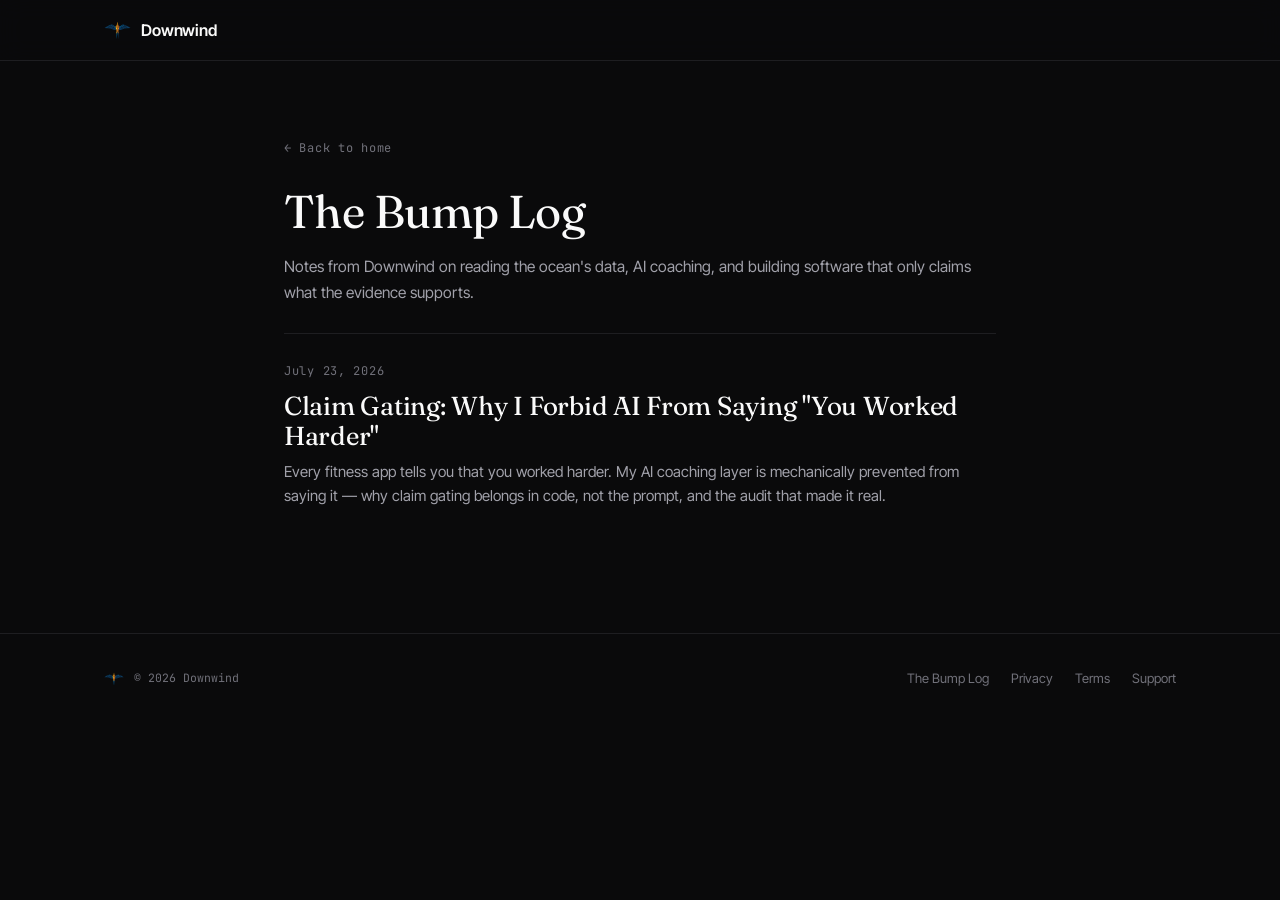
<file: blog/index.html>
<!doctype html>
<html lang="en">
<head>
<meta charset="utf-8" />
<meta name="viewport" content="width=device-width, initial-scale=1" />
<title>The Bump Log · Downwind</title>
<meta name="description" content="The Bump Log — writing from Downwind on ocean paddling analysis, AI coaching, and building software that only claims what the data supports." />
<meta name="theme-color" content="#0A0A0B" />
<meta property="og:title" content="The Bump Log · Downwind" />
<meta property="og:description" content="Writing from Downwind on ocean paddling analysis, AI coaching, and building software that only claims what the data supports." />
<meta property="og:type" content="website" />
<link rel="icon" type="image/svg+xml" href="/favicon.svg" />
<link rel="preconnect" href="https://fonts.googleapis.com" />
<link rel="preconnect" href="https://fonts.gstatic.com" crossorigin />
<link href="https://fonts.googleapis.com/css2?family=Fraunces:ital,opsz,wght@0,9..144,340;0,9..144,420;0,9..144,560&family=Inter+Tight:wght@400;450;520;560;600&family=JetBrains+Mono:wght@400;500&display=swap" rel="stylesheet" />
<link rel="stylesheet" href="/styles.css" />
</head>
<body>

<header class="site-header">
  <div class="inner">
    <a class="brand" href="/">
      <img src="/logo.svg" width="27" height="27" alt="" style="display:block" />
      Downwind
    </a>
  </div>
</header>

<main class="bumplog">
  <a class="back-link" href="/">← Back to home</a>

  <h1>The Bump Log</h1>
  <p class="dek">
    Notes from Downwind on reading the ocean's data, AI coaching, and building
    software that only claims what the evidence supports.
  </p>

  <ul class="bumplog-list">
    <li class="bumplog-item">
      <p class="date">July 23, 2026</p>
      <h2><a href="/blog/claim-gating.html">Claim Gating: Why I Forbid AI From Saying "You Worked Harder"</a></h2>
      <p class="excerpt">
        Every fitness app tells you that you worked harder. My AI coaching layer
        is mechanically prevented from saying it — why claim gating belongs in
        code, not the prompt, and the audit that made it real.
      </p>
    </li>
  </ul>
</main>

<footer class="site-footer">
  <div class="footer-row">
    <div class="footer-brand">
      <img src="/logo.svg" width="20" height="20" alt="" style="display:block" />
      <span>© 2026 Downwind</span>
    </div>
    <nav class="footer-nav" aria-label="Site">
      <a href="/blog/">The Bump Log</a>
      <a href="/privacy.html">Privacy</a>
      <a href="/terms.html">Terms</a>
      <a href="mailto:support@downwindtracker.com">Support</a>
    </nav>
  </div>
</footer>

</body>
</html>
</file>
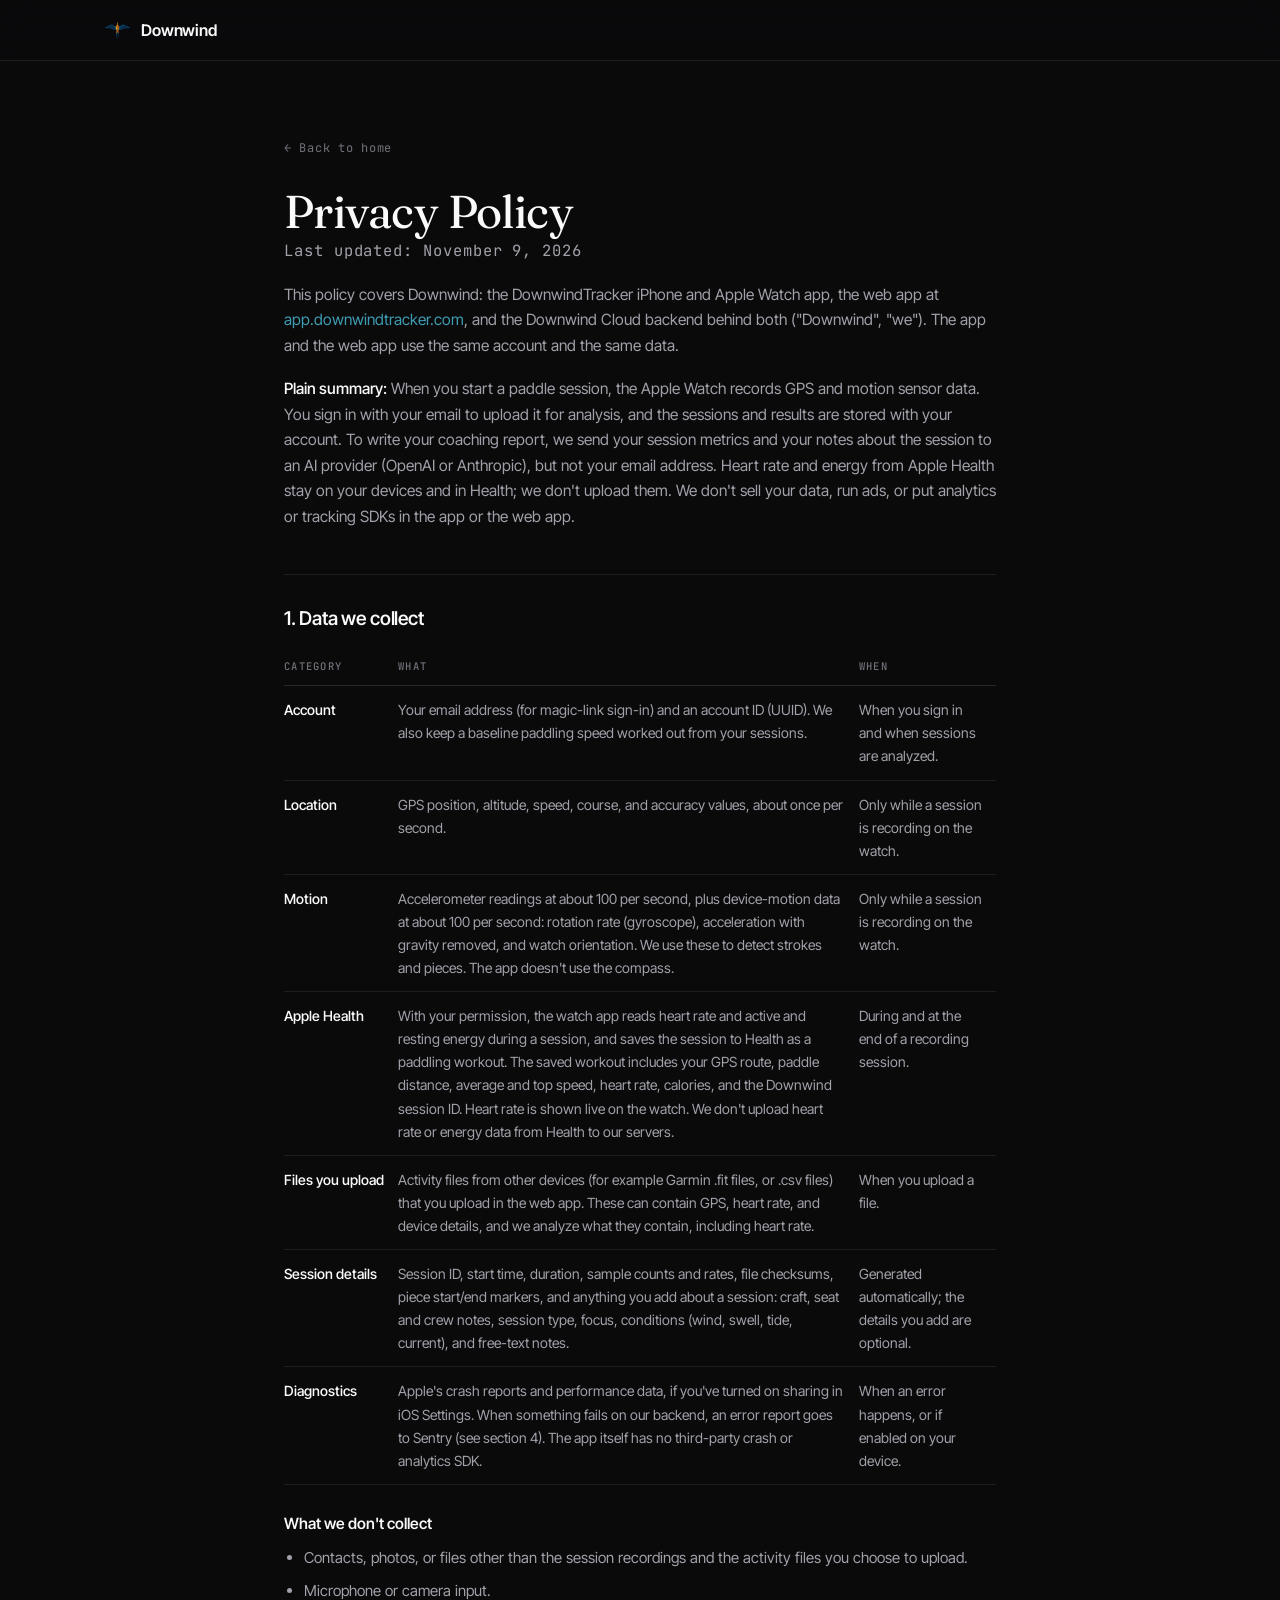
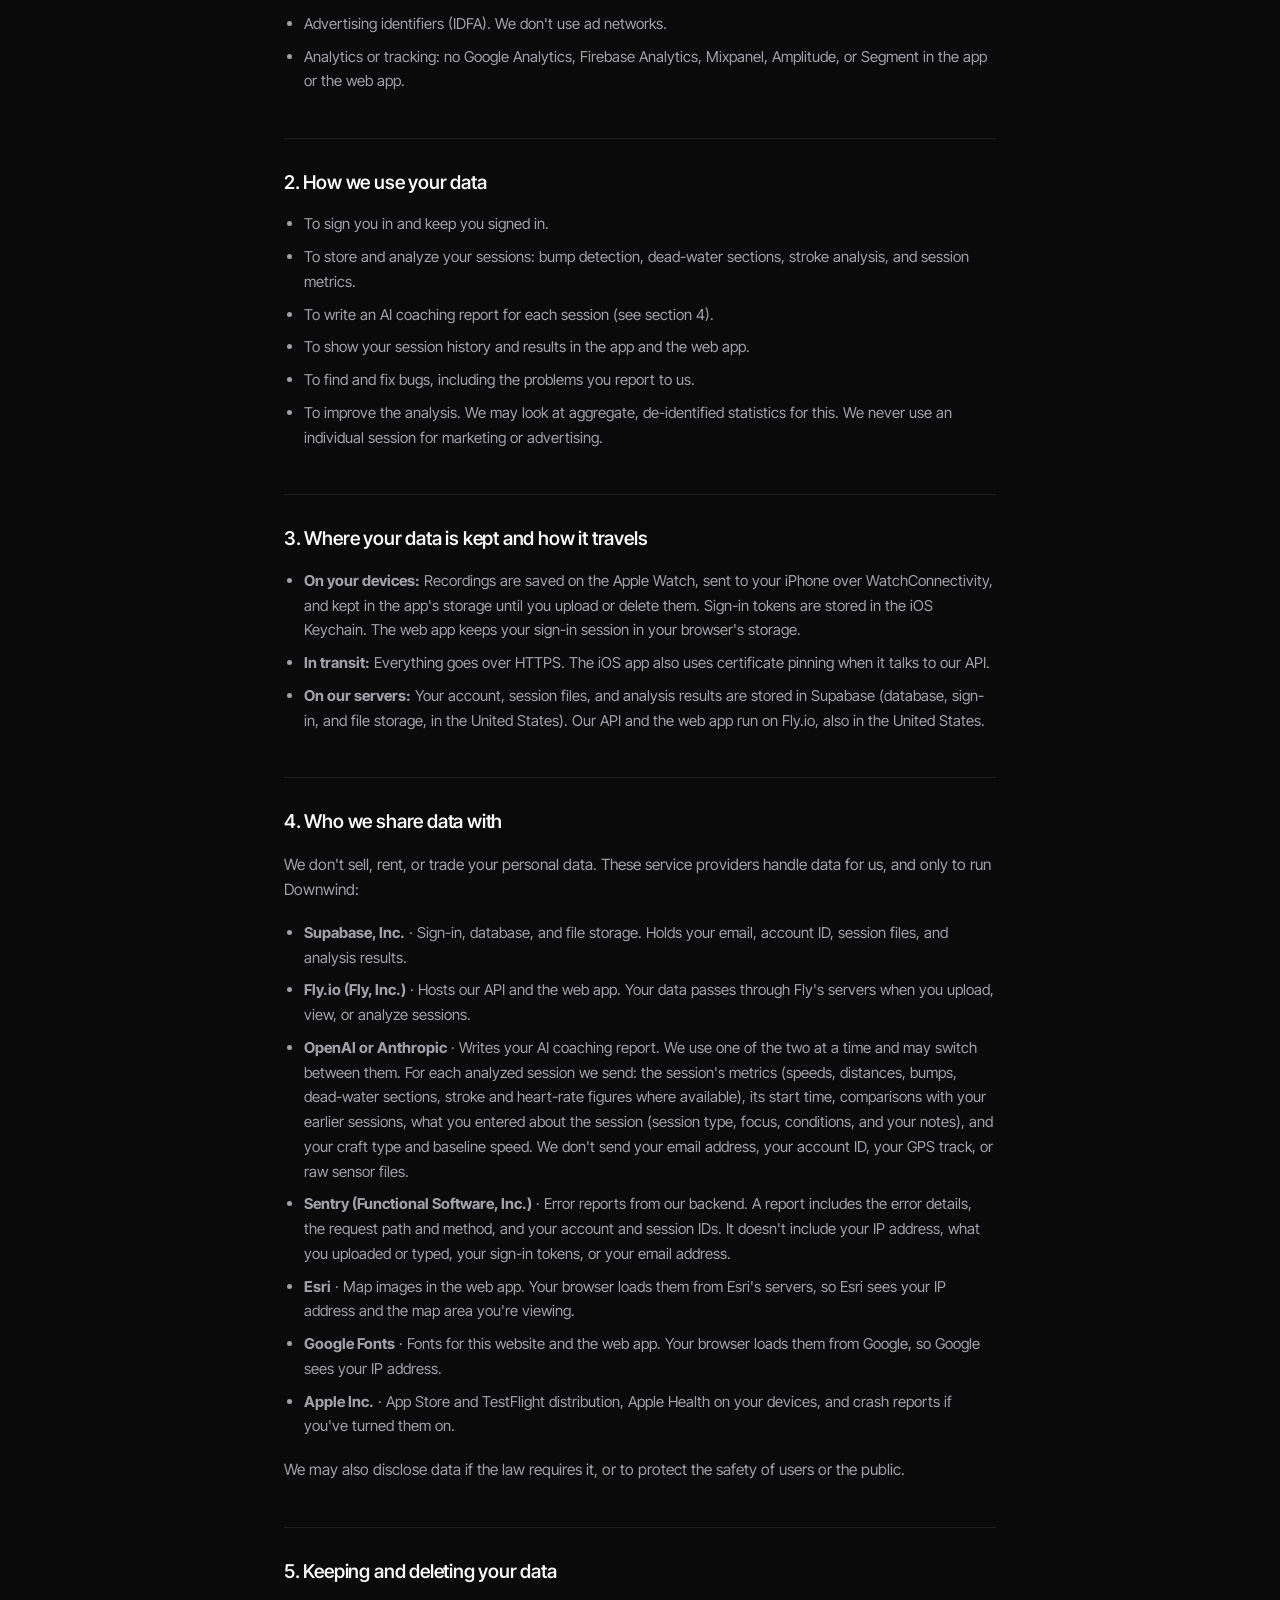
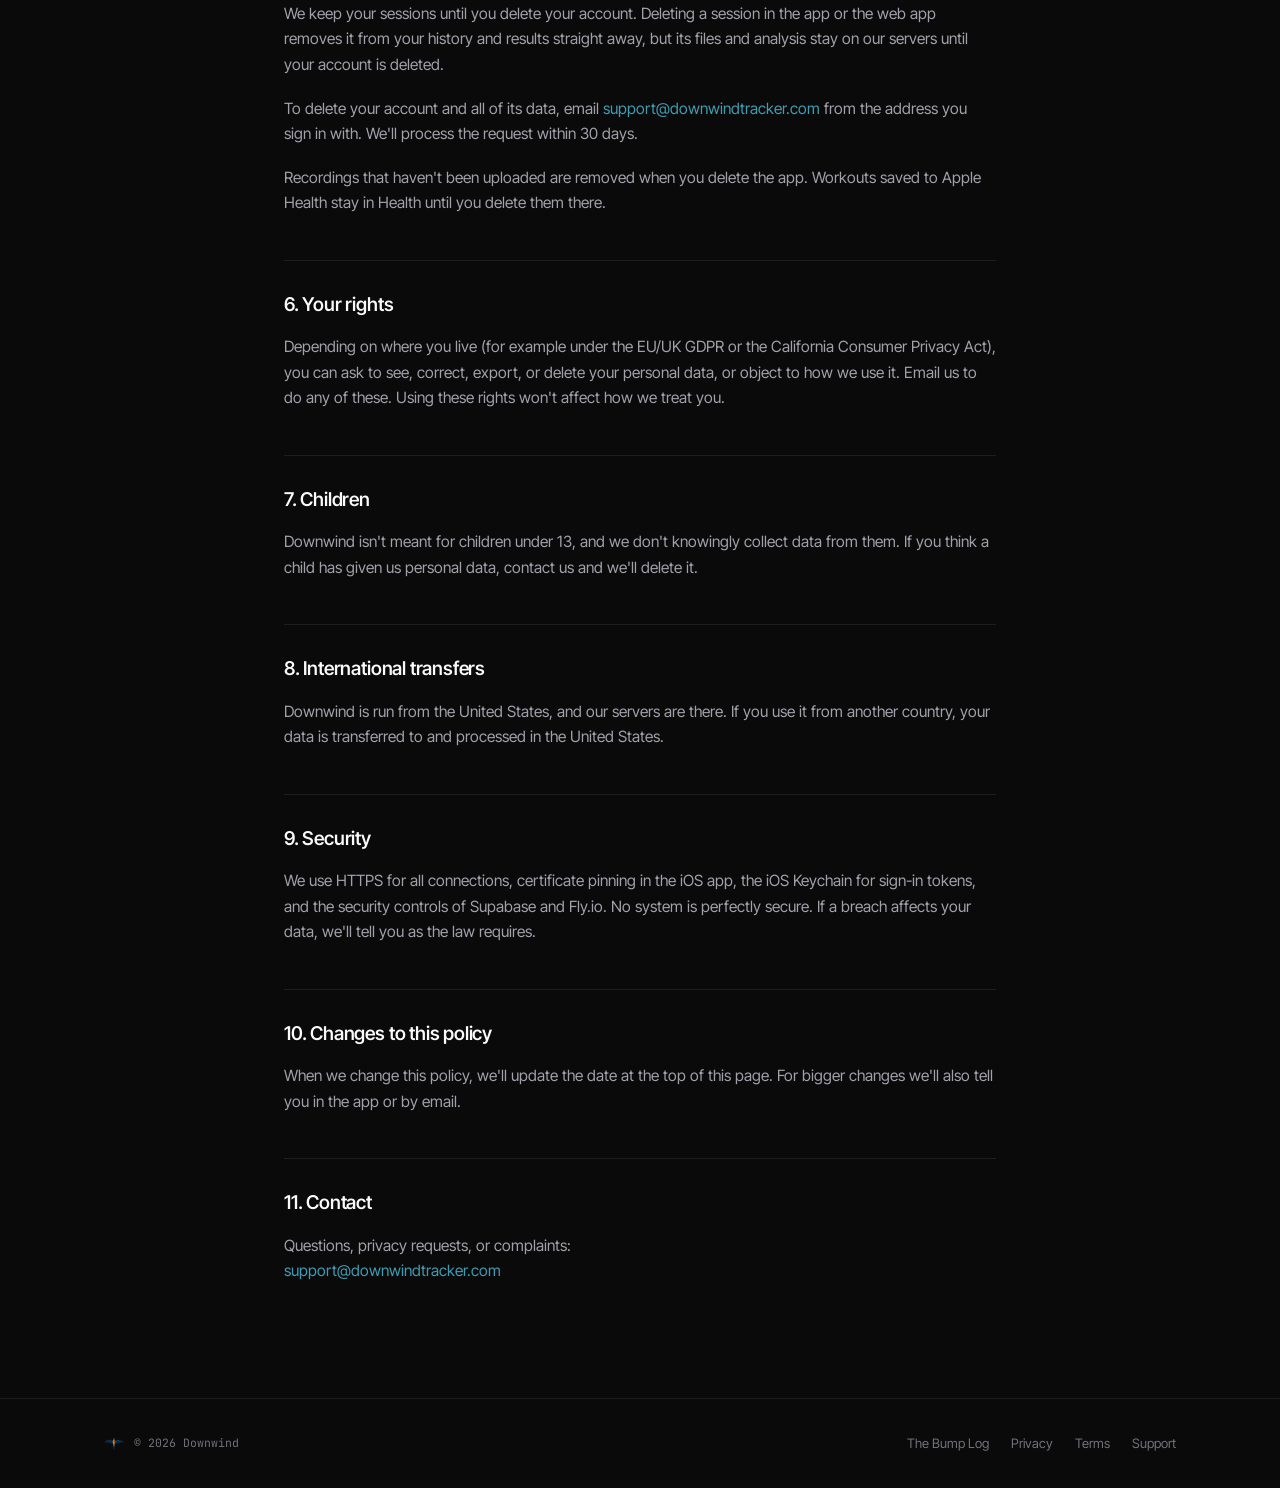
<file: privacy.html>
<!doctype html>
<html lang="en">
<head>
<meta charset="utf-8" />
<meta name="viewport" content="width=device-width, initial-scale=1" />
<title>Privacy Policy · Downwind</title>
<meta name="description" content="Privacy Policy for Downwind: the DownwindTracker iPhone and Apple Watch app, the web app, and the Downwind Cloud backend." />
<meta name="theme-color" content="#0A0A0B" />
<link rel="icon" type="image/svg+xml" href="/favicon.svg" />
<link rel="preconnect" href="https://fonts.googleapis.com" />
<link rel="preconnect" href="https://fonts.gstatic.com" crossorigin />
<link href="https://fonts.googleapis.com/css2?family=Fraunces:ital,opsz,wght@0,9..144,340;0,9..144,420;0,9..144,560&family=Inter+Tight:wght@400;450;520;560;600&family=JetBrains+Mono:wght@400;500&display=swap" rel="stylesheet" />
<link rel="stylesheet" href="/styles.css" />
</head>
<body>

<header class="site-header">
  <div class="inner">
    <a class="brand" href="/">
      <img src="/logo.svg" width="27" height="27" alt="" style="display:block" />
      Downwind
    </a>
  </div>
</header>

<main class="legal-page">
  <a class="back-link" href="/">← Back to home</a>

  <h1>Privacy Policy</h1>
  <p class="updated">Last updated: November 9, 2026</p>

  <p>
    This policy covers Downwind: the DownwindTracker iPhone and Apple Watch
    app, the web app at
    <a href="https://app.downwindtracker.com">app.downwindtracker.com</a>, and
    the Downwind Cloud backend behind both ("Downwind", "we"). The app and the
    web app use the same account and the same data.
  </p>

  <p>
    <strong>Plain summary:</strong> When you start a paddle session, the Apple
    Watch records GPS and motion sensor data. You sign in with your email to
    upload it for analysis, and the sessions and results are stored with your
    account. To write your coaching report, we send your session metrics and
    your notes about the session to an AI provider (OpenAI or Anthropic), but
    not your email address.
    Heart rate and energy from Apple Health stay on your devices and in Health;
    we don't upload them. We don't sell your data, run ads, or put analytics or
    tracking SDKs in the app or the web app.
  </p>

  <h2>1. Data we collect</h2>

  <table>
    <thead>
      <tr>
        <th>Category</th>
        <th>What</th>
        <th>When</th>
      </tr>
    </thead>
    <tbody>
      <tr>
        <td>Account</td>
        <td>Your email address (for magic-link sign-in) and an account ID (UUID). We also keep a baseline paddling speed worked out from your sessions.</td>
        <td>When you sign in and when sessions are analyzed.</td>
      </tr>
      <tr>
        <td>Location</td>
        <td>GPS position, altitude, speed, course, and accuracy values, about once per second.</td>
        <td>Only while a session is recording on the watch.</td>
      </tr>
      <tr>
        <td>Motion</td>
        <td>Accelerometer readings at about 100 per second, plus device-motion data at about 100 per second: rotation rate (gyroscope), acceleration with gravity removed, and watch orientation. We use these to detect strokes and pieces. The app doesn't use the compass.</td>
        <td>Only while a session is recording on the watch.</td>
      </tr>
      <tr>
        <td>Apple Health</td>
        <td>
          With your permission, the watch app reads heart rate and active and
          resting energy during a session, and saves the session to Health as a
          paddling workout. The saved workout includes your GPS route, paddle
          distance, average and top speed, heart rate, calories, and the
          Downwind session ID. Heart rate is shown live on the watch. We don't
          upload heart rate or energy data from Health to our servers.
        </td>
        <td>During and at the end of a recording session.</td>
      </tr>
      <tr>
        <td>Files you upload</td>
        <td>Activity files from other devices (for example Garmin .fit files, or .csv files) that you upload in the web app. These can contain GPS, heart rate, and device details, and we analyze what they contain, including heart rate.</td>
        <td>When you upload a file.</td>
      </tr>
      <tr>
        <td>Session details</td>
        <td>Session ID, start time, duration, sample counts and rates, file checksums, piece start/end markers, and anything you add about a session: craft, seat and crew notes, session type, focus, conditions (wind, swell, tide, current), and free-text notes.</td>
        <td>Generated automatically; the details you add are optional.</td>
      </tr>
      <tr>
        <td>Diagnostics</td>
        <td>Apple's crash reports and performance data, if you've turned on sharing in iOS Settings. When something fails on our backend, an error report goes to Sentry (see section 4). The app itself has no third-party crash or analytics SDK.</td>
        <td>When an error happens, or if enabled on your device.</td>
      </tr>
    </tbody>
  </table>

  <h3>What we don't collect</h3>
  <ul>
    <li>Contacts, photos, or files other than the session recordings and the activity files you choose to upload.</li>
    <li>Microphone or camera input.</li>
    <li>Advertising identifiers (IDFA). We don't use ad networks.</li>
    <li>Analytics or tracking: no Google Analytics, Firebase Analytics, Mixpanel, Amplitude, or Segment in the app or the web app.</li>
  </ul>

  <h2>2. How we use your data</h2>
  <ul>
    <li>To sign you in and keep you signed in.</li>
    <li>To store and analyze your sessions: bump detection, dead-water sections, stroke analysis, and session metrics.</li>
    <li>To write an AI coaching report for each session (see section 4).</li>
    <li>To show your session history and results in the app and the web app.</li>
    <li>To find and fix bugs, including the problems you report to us.</li>
    <li>To improve the analysis. We may look at aggregate, de-identified statistics for this. We never use an individual session for marketing or advertising.</li>
  </ul>

  <h2>3. Where your data is kept and how it travels</h2>
  <ul>
    <li>
      <strong>On your devices:</strong> Recordings are saved on the Apple Watch,
      sent to your iPhone over WatchConnectivity, and kept in the app's storage
      until you upload or delete them. Sign-in tokens are stored in the iOS
      Keychain. The web app keeps your sign-in session in your browser's
      storage.
    </li>
    <li>
      <strong>In transit:</strong> Everything goes over HTTPS. The iOS app also
      uses certificate pinning when it talks to our API.
    </li>
    <li>
      <strong>On our servers:</strong> Your account, session files, and analysis
      results are stored in Supabase (database, sign-in, and file storage, in
      the United States). Our API and the web app run on Fly.io, also in the
      United States.
    </li>
  </ul>

  <h2>4. Who we share data with</h2>
  <p>
    We don't sell, rent, or trade your personal data. These service providers
    handle data for us, and only to run Downwind:
  </p>
  <ul>
    <li><strong>Supabase, Inc.</strong> · Sign-in, database, and file storage. Holds your email, account ID, session files, and analysis results.</li>
    <li><strong>Fly.io (Fly, Inc.)</strong> · Hosts our API and the web app. Your data passes through Fly's servers when you upload, view, or analyze sessions.</li>
    <li>
      <strong>OpenAI or Anthropic</strong> · Writes your AI coaching report. We
      use one of the two at a time and may switch between them. For each
      analyzed session we send: the session's metrics (speeds, distances,
      bumps, dead-water sections, stroke and heart-rate figures where
      available), its start time, comparisons with your earlier sessions, what
      you entered about the session (session type, focus, conditions, and your
      notes), and your craft type and baseline speed. We don't send your email
      address, your account ID, your GPS track, or raw sensor files.
    </li>
    <li><strong>Sentry (Functional Software, Inc.)</strong> · Error reports from our backend. A report includes the error details, the request path and method, and your account and session IDs. It doesn't include your IP address, what you uploaded or typed, your sign-in tokens, or your email address.</li>
    <li><strong>Esri</strong> · Map images in the web app. Your browser loads them from Esri's servers, so Esri sees your IP address and the map area you're viewing.</li>
    <li><strong>Google Fonts</strong> · Fonts for this website and the web app. Your browser loads them from Google, so Google sees your IP address.</li>
    <li><strong>Apple Inc.</strong> · App Store and TestFlight distribution, Apple Health on your devices, and crash reports if you've turned them on.</li>
  </ul>
  <p>
    We may also disclose data if the law requires it, or to protect the safety
    of users or the public.
  </p>

  <h2>5. Keeping and deleting your data</h2>
  <p>
    We keep your sessions until you delete your account. Deleting a session in
    the app or the web app removes it from your history and results straight
    away, but its files and analysis stay on our servers until your account is
    deleted.
  </p>
  <p>
    To delete your account and all of its data, email
    <a href="mailto:support@downwindtracker.com">support@downwindtracker.com</a>
    from the address you sign in with. We'll process the request within 30 days.
  </p>
  <p>
    Recordings that haven't been uploaded are removed when you delete the app.
    Workouts saved to Apple Health stay in Health until you delete them there.
  </p>

  <h2>6. Your rights</h2>
  <p>
    Depending on where you live (for example under the EU/UK GDPR or the
    California Consumer Privacy Act), you can ask to see, correct, export, or
    delete your personal data, or object to how we use it. Email us to do any of
    these. Using these rights won't affect how we treat you.
  </p>

  <h2>7. Children</h2>
  <p>
    Downwind isn't meant for children under 13, and we don't knowingly collect
    data from them. If you think a child has given us personal data, contact us
    and we'll delete it.
  </p>

  <h2>8. International transfers</h2>
  <p>
    Downwind is run from the United States, and our servers are there. If you
    use it from another country, your data is transferred to and processed in
    the United States.
  </p>

  <h2>9. Security</h2>
  <p>
    We use HTTPS for all connections, certificate pinning in the iOS app, the
    iOS Keychain for sign-in tokens, and the security controls of Supabase and
    Fly.io. No system is perfectly secure. If a breach affects your data, we'll
    tell you as the law requires.
  </p>

  <h2>10. Changes to this policy</h2>
  <p>
    When we change this policy, we'll update the date at the top of this page.
    For bigger changes we'll also tell you in the app or by email.
  </p>

  <h2>11. Contact</h2>
  <p>
    Questions, privacy requests, or complaints:<br/>
    <a href="mailto:support@downwindtracker.com">support@downwindtracker.com</a>
  </p>

</main>

<footer class="site-footer">
  <div class="footer-row">
    <div class="footer-brand">
      <img src="/logo.svg" width="20" height="20" alt="" style="display:block" />
      <span>© 2026 Downwind</span>
    </div>
    <nav class="footer-nav" aria-label="Site">
      <a href="/blog/">The Bump Log</a>
      <a href="/privacy.html">Privacy</a>
      <a href="/terms.html">Terms</a>
      <a href="mailto:support@downwindtracker.com">Support</a>
    </nav>
  </div>
</footer>

</body>
</html>
</file>
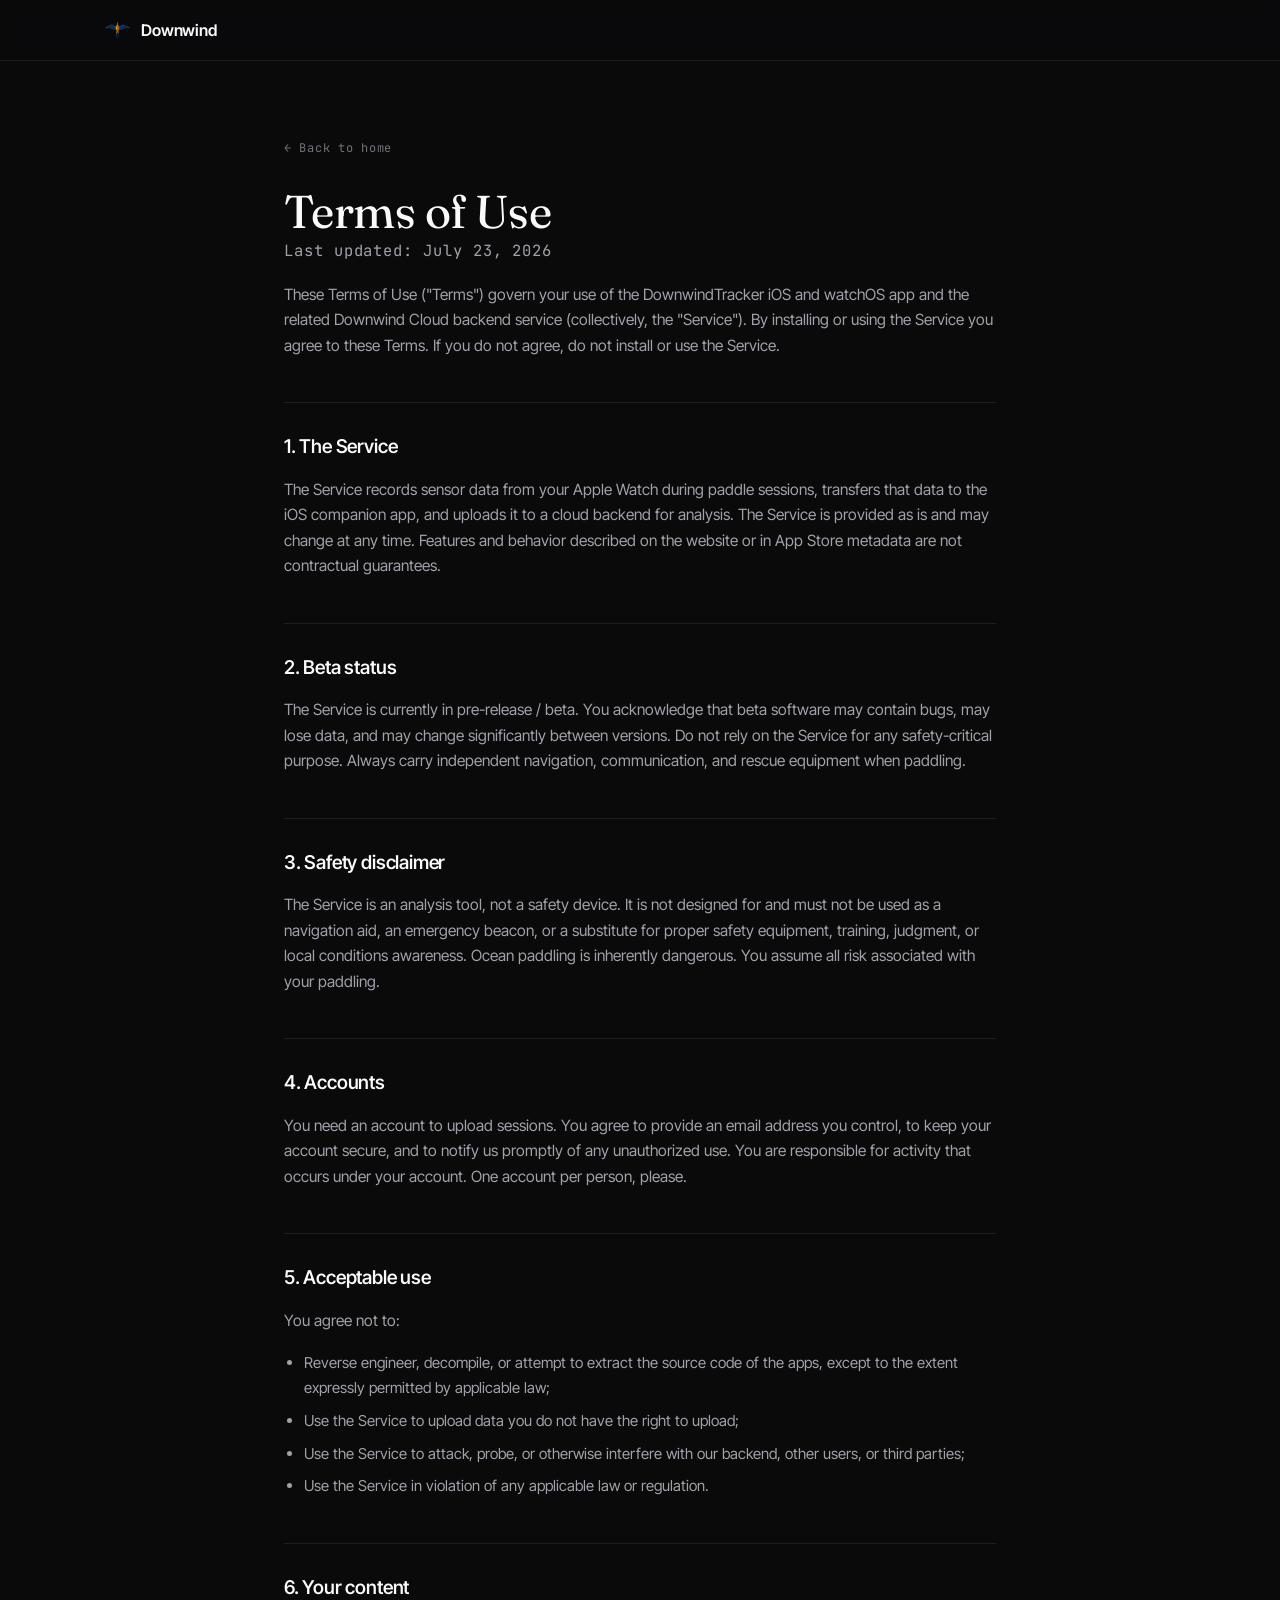
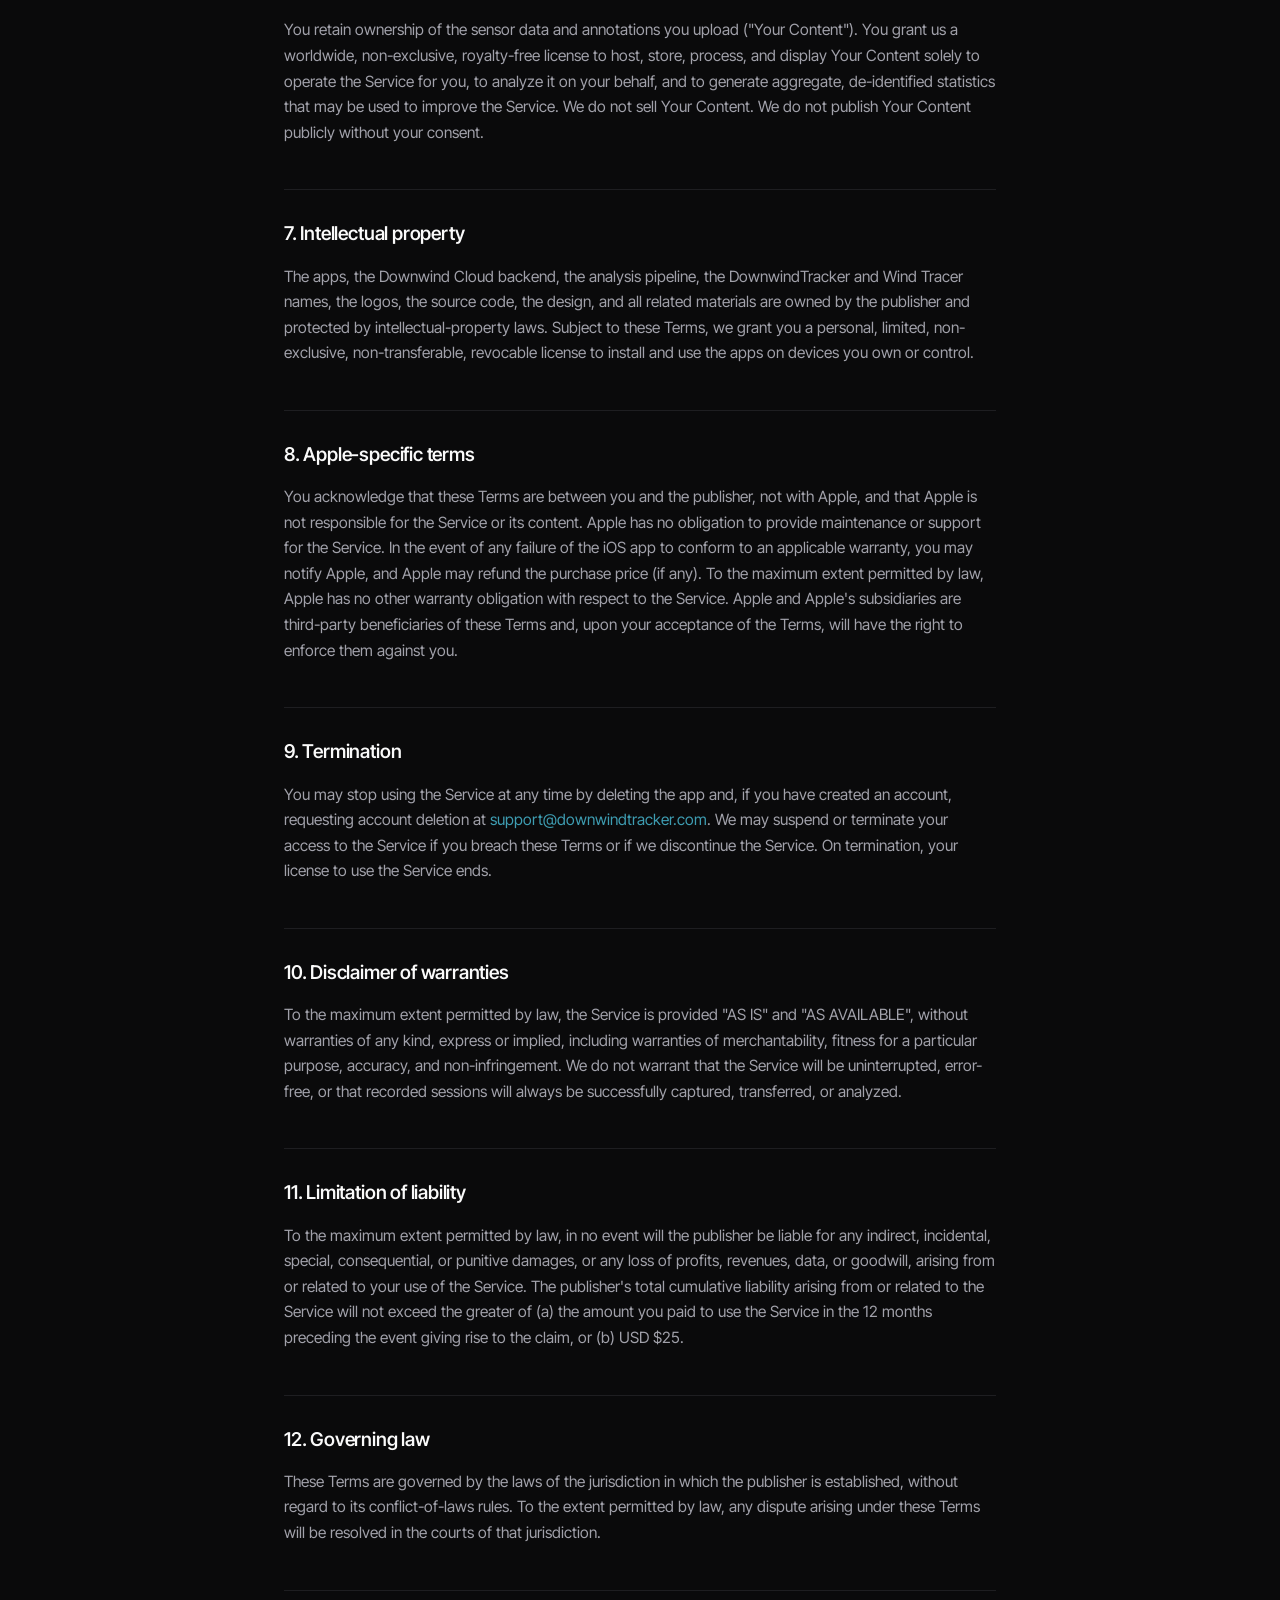
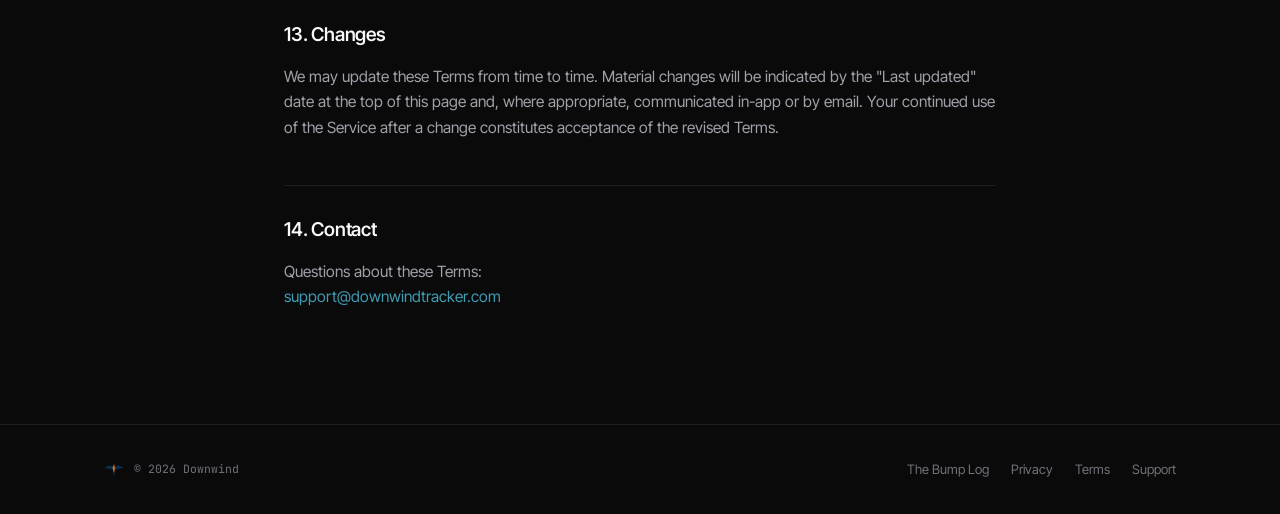
<file: terms.html>
<!doctype html>
<html lang="en">
<head>
<meta charset="utf-8" />
<meta name="viewport" content="width=device-width, initial-scale=1" />
<title>Terms of Use · Downwind</title>
<meta name="description" content="Terms of Use for the DownwindTracker iOS and watchOS app and the Downwind Cloud backend." />
<meta name="theme-color" content="#0A0A0B" />
<link rel="icon" type="image/svg+xml" href="/favicon.svg" />
<link rel="preconnect" href="https://fonts.googleapis.com" />
<link rel="preconnect" href="https://fonts.gstatic.com" crossorigin />
<link href="https://fonts.googleapis.com/css2?family=Fraunces:ital,opsz,wght@0,9..144,340;0,9..144,420;0,9..144,560&family=Inter+Tight:wght@400;450;520;560;600&family=JetBrains+Mono:wght@400;500&display=swap" rel="stylesheet" />
<link rel="stylesheet" href="/styles.css" />
</head>
<body>

<header class="site-header">
  <div class="inner">
    <a class="brand" href="/">
      <img src="/logo.svg" width="27" height="27" alt="" style="display:block" />
      Downwind
    </a>
  </div>
</header>

<main class="legal-page">
  <a class="back-link" href="/">← Back to home</a>

  <h1>Terms of Use</h1>
  <p class="updated">Last updated: July 23, 2026</p>

  <p>
    These Terms of Use ("Terms") govern your use of the DownwindTracker
    iOS and watchOS app and the related Downwind Cloud backend service
    (collectively, the "Service"). By installing or using the Service you
    agree to these Terms. If you do not agree, do not install or use the
    Service.
  </p>

  <h2>1. The Service</h2>
  <p>
    The Service records sensor data from your Apple Watch during paddle
    sessions, transfers that data to the iOS companion app, and uploads it
    to a cloud backend for analysis. The Service is provided as is and may
    change at any time. Features and behavior described on the website or
    in App Store metadata are not contractual guarantees.
  </p>

  <h2>2. Beta status</h2>
  <p>
    The Service is currently in pre-release / beta. You acknowledge that
    beta software may contain bugs, may lose data, and may change
    significantly between versions. Do not rely on the Service for any
    safety-critical purpose. Always carry independent navigation,
    communication, and rescue equipment when paddling.
  </p>

  <h2>3. Safety disclaimer</h2>
  <p>
    The Service is an analysis tool, not a safety device. It is not
    designed for and must not be used as a navigation aid, an emergency
    beacon, or a substitute for proper safety equipment, training,
    judgment, or local conditions awareness. Ocean paddling is inherently
    dangerous. You assume all risk associated with your paddling.
  </p>

  <h2>4. Accounts</h2>
  <p>
    You need an account to upload sessions. You agree to provide an email
    address you control, to keep your account secure, and to notify us
    promptly of any unauthorized use. You are responsible for activity that
    occurs under your account. One account per person, please.
  </p>

  <h2>5. Acceptable use</h2>
  <p>You agree not to:</p>
  <ul>
    <li>Reverse engineer, decompile, or attempt to extract the source code of the apps, except to the extent expressly permitted by applicable law;</li>
    <li>Use the Service to upload data you do not have the right to upload;</li>
    <li>Use the Service to attack, probe, or otherwise interfere with our backend, other users, or third parties;</li>
    <li>Use the Service in violation of any applicable law or regulation.</li>
  </ul>

  <h2>6. Your content</h2>
  <p>
    You retain ownership of the sensor data and annotations you upload
    ("Your Content"). You grant us a worldwide, non-exclusive, royalty-free
    license to host, store, process, and display Your Content solely to
    operate the Service for you, to analyze it on your behalf, and to
    generate aggregate, de-identified statistics that may be used to
    improve the Service. We do not sell Your Content. We do not publish
    Your Content publicly without your consent.
  </p>

  <h2>7. Intellectual property</h2>
  <p>
    The apps, the Downwind Cloud backend, the analysis pipeline, the
    DownwindTracker and Wind Tracer names, the logos, the source code,
    the design, and all related materials are owned by the publisher
    and protected by intellectual-property laws. Subject to these Terms,
    we grant you a personal, limited, non-exclusive, non-transferable,
    revocable license to install and use the apps on devices you own
    or control.
  </p>

  <h2>8. Apple-specific terms</h2>
  <p>
    You acknowledge that these Terms are between you and the publisher,
    not with Apple, and that Apple is not responsible for the Service
    or its content. Apple has no obligation to provide maintenance or
    support for the Service. In the event of any failure of the iOS app
    to conform to an applicable warranty, you may notify Apple, and
    Apple may refund the purchase price (if any). To the maximum extent
    permitted by law, Apple has no other warranty obligation with respect
    to the Service. Apple and Apple's subsidiaries are third-party
    beneficiaries of these Terms and, upon your acceptance of the Terms,
    will have the right to enforce them against you.
  </p>

  <h2>9. Termination</h2>
  <p>
    You may stop using the Service at any time by deleting the app and,
    if you have created an account, requesting account deletion at
    <a href="mailto:support@downwindtracker.com">support@downwindtracker.com</a>.
    We may suspend or terminate your access to the Service if you breach
    these Terms or if we discontinue the Service. On termination, your
    license to use the Service ends.
  </p>

  <h2>10. Disclaimer of warranties</h2>
  <p>
    To the maximum extent permitted by law, the Service is provided
    "AS IS" and "AS AVAILABLE", without warranties of any kind, express
    or implied, including warranties of merchantability, fitness for a
    particular purpose, accuracy, and non-infringement. We do not warrant
    that the Service will be uninterrupted, error-free, or that recorded
    sessions will always be successfully captured, transferred, or
    analyzed.
  </p>

  <h2>11. Limitation of liability</h2>
  <p>
    To the maximum extent permitted by law, in no event will the publisher
    be liable for any indirect, incidental, special, consequential, or
    punitive damages, or any loss of profits, revenues, data, or goodwill,
    arising from or related to your use of the Service. The publisher's
    total cumulative liability arising from or related to the Service will
    not exceed the greater of (a) the amount you paid to use the Service
    in the 12 months preceding the event giving rise to the claim, or
    (b) USD $25.
  </p>

  <h2>12. Governing law</h2>
  <p>
    These Terms are governed by the laws of the jurisdiction in which the
    publisher is established, without regard to its conflict-of-laws
    rules. To the extent permitted by law, any dispute arising under these
    Terms will be resolved in the courts of that jurisdiction.
  </p>

  <h2>13. Changes</h2>
  <p>
    We may update these Terms from time to time. Material changes will be
    indicated by the "Last updated" date at the top of this page and,
    where appropriate, communicated in-app or by email. Your continued use
    of the Service after a change constitutes acceptance of the revised
    Terms.
  </p>

  <h2>14. Contact</h2>
  <p>
    Questions about these Terms:<br/>
    <a href="mailto:support@downwindtracker.com">support@downwindtracker.com</a>
  </p>

  <!-- INTERNAL NOTE (not user-visible): These Terms are a starting template.
       Have them reviewed by qualified legal counsel before relying on them,
       especially before public App Store launch. Section 12 currently uses a
       generic governing-law clause; replace with your actual jurisdiction
       once confirmed. -->

</main>

<footer class="site-footer">
  <div class="footer-row">
    <div class="footer-brand">
      <img src="/logo.svg" width="20" height="20" alt="" style="display:block" />
      <span>© 2026 Downwind</span>
    </div>
    <nav class="footer-nav" aria-label="Site">
      <a href="/blog/">The Bump Log</a>
      <a href="/privacy.html">Privacy</a>
      <a href="/terms.html">Terms</a>
      <a href="mailto:support@downwindtracker.com">Support</a>
    </nav>
  </div>
</footer>

</body>
</html>
</file>
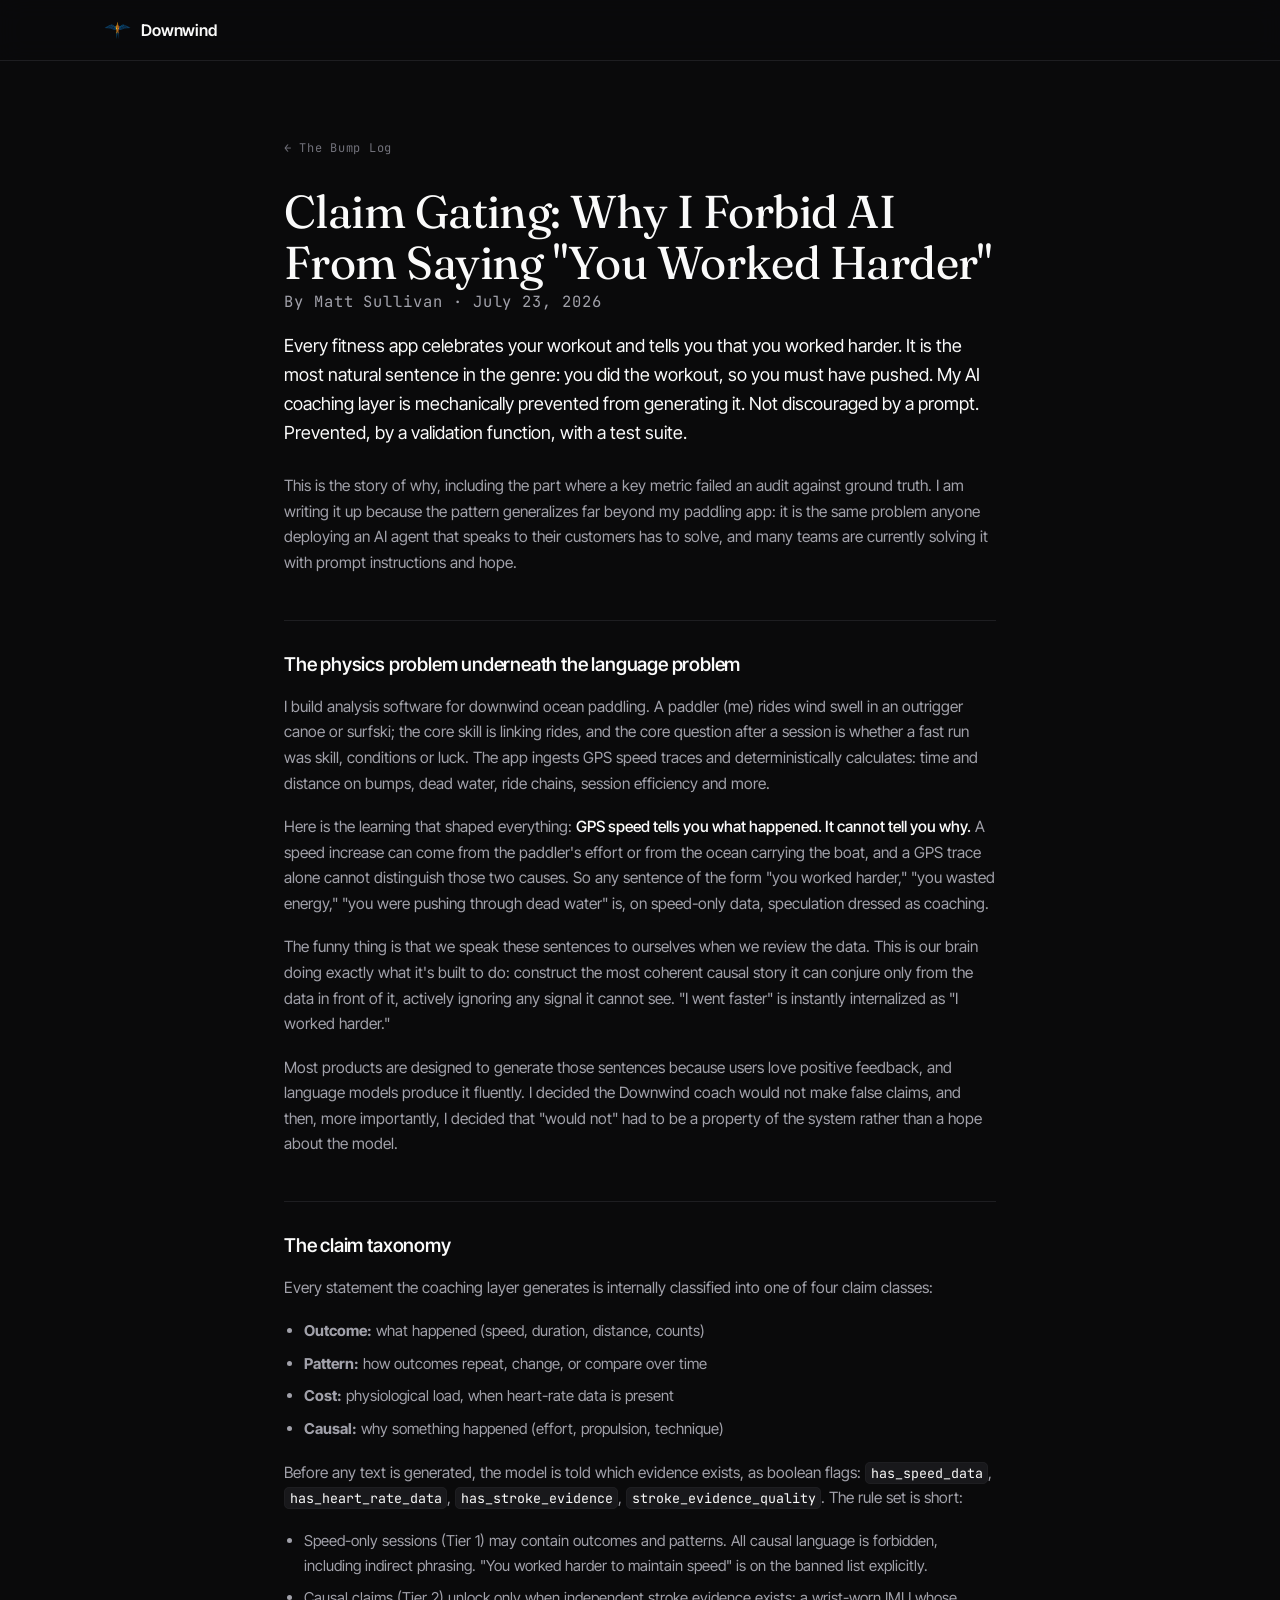
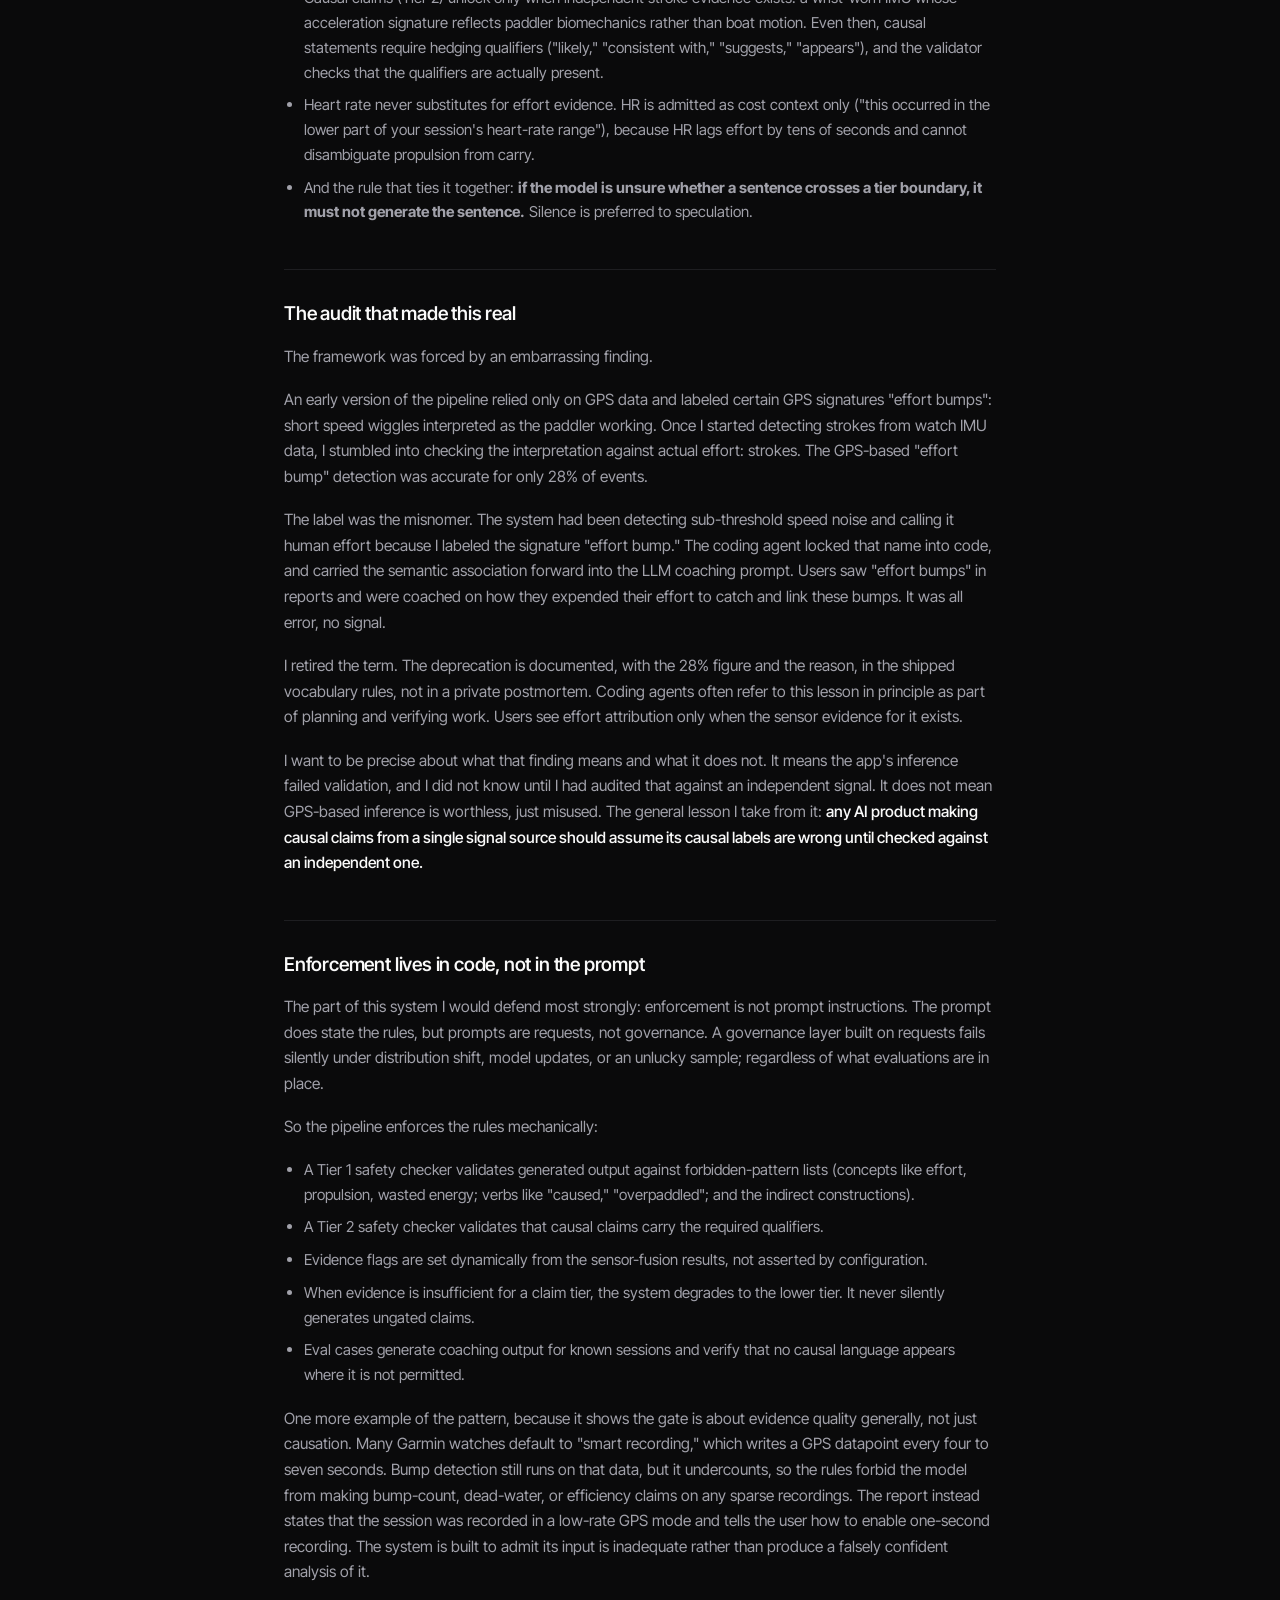
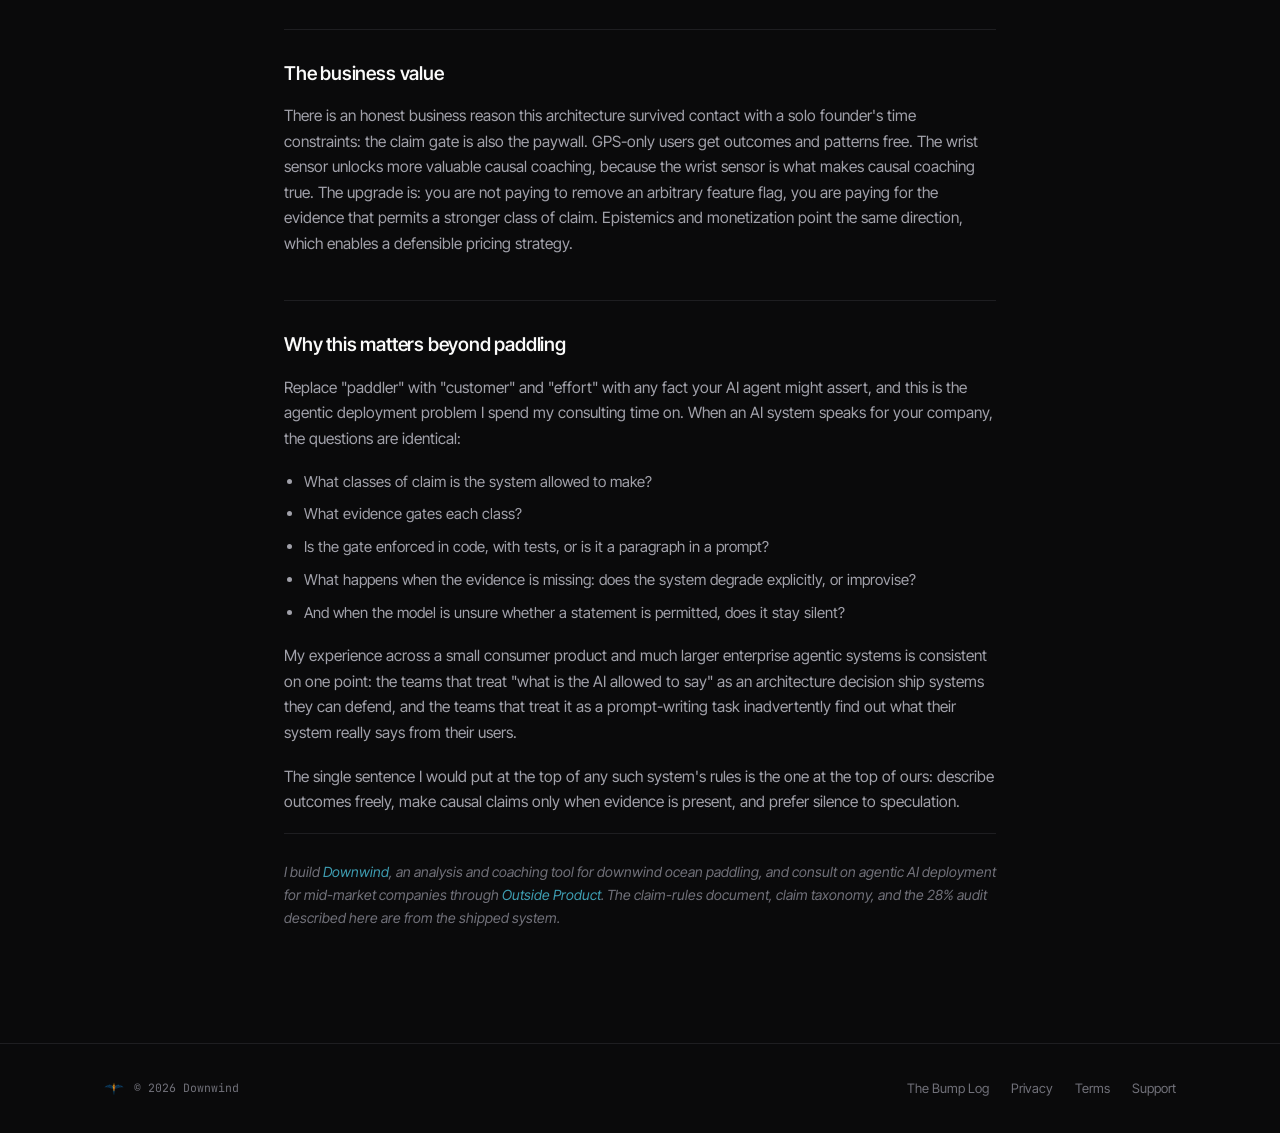
<file: blog/claim-gating.html>
<!doctype html>
<html lang="en">
<head>
<meta charset="utf-8" />
<meta name="viewport" content="width=device-width, initial-scale=1" />
<title>Claim Gating: Why I Forbid AI From Saying "You Worked Harder" · Downwind</title>
<meta name="description" content="Every fitness app tells you that you worked harder. My AI coaching layer is mechanically prevented from saying it — why claim gating belongs in code, not the prompt." />
<meta name="theme-color" content="#0A0A0B" />
<meta property="og:title" content="Claim Gating: Why I Forbid AI From Saying &quot;You Worked Harder&quot;" />
<meta property="og:description" content="Every fitness app tells you that you worked harder. My AI coaching layer is mechanically prevented from saying it — why claim gating belongs in code, not the prompt." />
<meta property="og:type" content="article" />
<link rel="icon" type="image/svg+xml" href="/favicon.svg" />
<link rel="preconnect" href="https://fonts.googleapis.com" />
<link rel="preconnect" href="https://fonts.gstatic.com" crossorigin />
<link href="https://fonts.googleapis.com/css2?family=Fraunces:ital,opsz,wght@0,9..144,340;0,9..144,420;0,9..144,560&family=Inter+Tight:wght@400;450;520;560;600&family=JetBrains+Mono:wght@400;500&display=swap" rel="stylesheet" />
<link rel="stylesheet" href="/styles.css" />
</head>
<body>

<header class="site-header">
  <div class="inner">
    <a class="brand" href="/">
      <img src="/logo.svg" width="27" height="27" alt="" style="display:block" />
      Downwind
    </a>
  </div>
</header>

<main class="post">
  <a class="back-link" href="/blog/">← The Bump Log</a>

  <h1>Claim Gating: Why I Forbid AI From Saying "You Worked Harder"</h1>
  <p class="byline">By Matt Sullivan · July 23, 2026</p>

  <p class="post-lead">
    Every fitness app celebrates your workout and tells you that you worked
    harder. It is the most natural sentence in the genre: you did the workout,
    so you must have pushed. My AI coaching layer is mechanically prevented from
    generating it. Not discouraged by a prompt. Prevented, by a validation
    function, with a test suite.
  </p>

  <p>
    This is the story of why, including the part where a key metric failed an
    audit against ground truth. I am writing it up because the pattern
    generalizes far beyond my paddling app: it is the same problem anyone
    deploying an AI agent that speaks to their customers has to solve, and many
    teams are currently solving it with prompt instructions and hope.
  </p>

  <h2>The physics problem underneath the language problem</h2>

  <p>
    I build analysis software for downwind ocean paddling. A paddler (me) rides
    wind swell in an outrigger canoe or surfski; the core skill is linking
    rides, and the core question after a session is whether a fast run was
    skill, conditions or luck. The app ingests GPS speed traces and
    deterministically calculates: time and distance on bumps, dead water, ride
    chains, session efficiency and more.
  </p>

  <p>
    Here is the learning that shaped everything: <strong>GPS speed tells you
    what happened. It cannot tell you why.</strong> A speed increase can come
    from the paddler's effort or from the ocean carrying the boat, and a GPS
    trace alone cannot distinguish those two causes. So any sentence of the form
    "you worked harder," "you wasted energy," "you were pushing through dead
    water" is, on speed-only data, speculation dressed as coaching.
  </p>

  <p>
    The funny thing is that we speak these sentences to ourselves when we review
    the data. This is our brain doing exactly what it's built to do: construct
    the most coherent causal story it can conjure only from the data in front of
    it, actively ignoring any signal it cannot see. "I went faster" is instantly
    internalized as "I worked harder."
  </p>

  <p>
    Most products are designed to generate those sentences because users love
    positive feedback, and language models produce it fluently. I decided the
    Downwind coach would not make false claims, and then, more importantly, I
    decided that "would not" had to be a property of the system rather than a
    hope about the model.
  </p>

  <h2>The claim taxonomy</h2>

  <p>
    Every statement the coaching layer generates is internally classified into
    one of four claim classes:
  </p>

  <ul>
    <li><strong>Outcome:</strong> what happened (speed, duration, distance, counts)</li>
    <li><strong>Pattern:</strong> how outcomes repeat, change, or compare over time</li>
    <li><strong>Cost:</strong> physiological load, when heart-rate data is present</li>
    <li><strong>Causal:</strong> why something happened (effort, propulsion, technique)</li>
  </ul>

  <p>
    Before any text is generated, the model is told which evidence exists, as
    boolean flags: <code>has_speed_data</code>, <code>has_heart_rate_data</code>,
    <code>has_stroke_evidence</code>, <code>stroke_evidence_quality</code>. The
    rule set is short:
  </p>

  <ul>
    <li>Speed-only sessions (Tier 1) may contain outcomes and patterns. All causal language is forbidden, including indirect phrasing. "You worked harder to maintain speed" is on the banned list explicitly.</li>
    <li>Causal claims (Tier 2) unlock only when independent stroke evidence exists: a wrist-worn IMU whose acceleration signature reflects paddler biomechanics rather than boat motion. Even then, causal statements require hedging qualifiers ("likely," "consistent with," "suggests," "appears"), and the validator checks that the qualifiers are actually present.</li>
    <li>Heart rate never substitutes for effort evidence. HR is admitted as cost context only ("this occurred in the lower part of your session's heart-rate range"), because HR lags effort by tens of seconds and cannot disambiguate propulsion from carry.</li>
    <li>And the rule that ties it together: <strong>if the model is unsure whether a sentence crosses a tier boundary, it must not generate the sentence.</strong> Silence is preferred to speculation.</li>
  </ul>

  <h2>The audit that made this real</h2>

  <p>The framework was forced by an embarrassing finding.</p>

  <p>
    An early version of the pipeline relied only on GPS data and labeled certain
    GPS signatures "effort bumps": short speed wiggles interpreted as the
    paddler working. Once I started detecting strokes from watch IMU data, I
    stumbled into checking the interpretation against actual effort: strokes.
    The GPS-based "effort bump" detection was accurate for only 28% of events.
  </p>

  <p>
    The label was the misnomer. The system had been detecting sub-threshold
    speed noise and calling it human effort because I labeled the signature
    "effort bump." The coding agent locked that name into code, and carried the
    semantic association forward into the LLM coaching prompt. Users saw "effort
    bumps" in reports and were coached on how they expended their effort to
    catch and link these bumps. It was all error, no signal.
  </p>

  <p>
    I retired the term. The deprecation is documented, with the 28% figure and
    the reason, in the shipped vocabulary rules, not in a private postmortem.
    Coding agents often refer to this lesson in principle as part of planning
    and verifying work. Users see effort attribution only when the sensor
    evidence for it exists.
  </p>

  <p>
    I want to be precise about what that finding means and what it does not. It
    means the app's inference failed validation, and I did not know until I had
    audited that against an independent signal. It does not mean GPS-based
    inference is worthless, just misused. The general lesson I take from it:
    <strong>any AI product making causal claims from a single signal source
    should assume its causal labels are wrong until checked against an
    independent one.</strong>
  </p>

  <h2>Enforcement lives in code, not in the prompt</h2>

  <p>
    The part of this system I would defend most strongly: enforcement is not
    prompt instructions. The prompt does state the rules, but prompts are
    requests, not governance. A governance layer built on requests fails
    silently under distribution shift, model updates, or an unlucky sample;
    regardless of what evaluations are in place.
  </p>

  <p>So the pipeline enforces the rules mechanically:</p>

  <ul>
    <li>A Tier 1 safety checker validates generated output against forbidden-pattern lists (concepts like effort, propulsion, wasted energy; verbs like "caused," "overpaddled"; and the indirect constructions).</li>
    <li>A Tier 2 safety checker validates that causal claims carry the required qualifiers.</li>
    <li>Evidence flags are set dynamically from the sensor-fusion results, not asserted by configuration.</li>
    <li>When evidence is insufficient for a claim tier, the system degrades to the lower tier. It never silently generates ungated claims.</li>
    <li>Eval cases generate coaching output for known sessions and verify that no causal language appears where it is not permitted.</li>
  </ul>

  <p>
    One more example of the pattern, because it shows the gate is about evidence
    quality generally, not just causation. Many Garmin watches default to "smart
    recording," which writes a GPS datapoint every four to seven seconds. Bump
    detection still runs on that data, but it undercounts, so the rules forbid
    the model from making bump-count, dead-water, or efficiency claims on any
    sparse recordings. The report instead states that the session was recorded
    in a low-rate GPS mode and tells the user how to enable one-second
    recording. The system is built to admit its input is inadequate rather than
    produce a falsely confident analysis of it.
  </p>

  <h2>The business value</h2>

  <p>
    There is an honest business reason this architecture survived contact with a
    solo founder's time constraints: the claim gate is also the paywall.
    GPS-only users get outcomes and patterns free. The wrist sensor unlocks more
    valuable causal coaching, because the wrist sensor is what makes causal
    coaching true. The upgrade is: you are not paying to remove an arbitrary
    feature flag, you are paying for the evidence that permits a stronger class
    of claim. Epistemics and monetization point the same direction, which
    enables a defensible pricing strategy.
  </p>

  <h2>Why this matters beyond paddling</h2>

  <p>
    Replace "paddler" with "customer" and "effort" with any fact your AI agent
    might assert, and this is the agentic deployment problem I spend my
    consulting time on. When an AI system speaks for your company, the questions
    are identical:
  </p>

  <ul>
    <li>What classes of claim is the system allowed to make?</li>
    <li>What evidence gates each class?</li>
    <li>Is the gate enforced in code, with tests, or is it a paragraph in a prompt?</li>
    <li>What happens when the evidence is missing: does the system degrade explicitly, or improvise?</li>
    <li>And when the model is unsure whether a statement is permitted, does it stay silent?</li>
  </ul>

  <p>
    My experience across a small consumer product and much larger enterprise
    agentic systems is consistent on one point: the teams that treat "what is
    the AI allowed to say" as an architecture decision ship systems they can
    defend, and the teams that treat it as a prompt-writing task inadvertently
    find out what their system really says from their users.
  </p>

  <p>
    The single sentence I would put at the top of any such system's rules is the
    one at the top of ours: describe outcomes freely, make causal claims only
    when evidence is present, and prefer silence to speculation.
  </p>

  <p class="post-note">
    I build <a href="/">Downwind</a>, an analysis and coaching tool for downwind
    ocean paddling, and consult on agentic AI deployment for mid-market
    companies through <a href="https://outsideproduct.com">Outside Product</a>.
    The claim-rules document, claim taxonomy, and the 28% audit described here
    are from the shipped system.
  </p>

</main>

<footer class="site-footer">
  <div class="footer-row">
    <div class="footer-brand">
      <img src="/logo.svg" width="20" height="20" alt="" style="display:block" />
      <span>© 2026 Downwind</span>
    </div>
    <nav class="footer-nav" aria-label="Site">
      <a href="/blog/">The Bump Log</a>
      <a href="/privacy.html">Privacy</a>
      <a href="/terms.html">Terms</a>
      <a href="mailto:support@downwindtracker.com">Support</a>
    </nav>
  </div>
</footer>

</body>
</html>
</file>
<file: styles.css>
/* Downwind — shared styles for legal + utility pages.
   Tokens mirror the landing page (index.html) and the app's Wind Tracer theme. */

:root{
  --bg:#0A0A0B;
  --surface-1:#18181B;
  --surface-2:#27272A;
  --border:#27272A;
  --border-subtle:#1E1E21;
  --text-1:#FAFAFA;
  --text-2:#A1A1AA;
  --text-3:#71717A;
  --teal:#2B7A8C;
  --teal-bright:#3E9DB2;
  --ride:#2DD4BF;
  --dead:#F97316;
  --font-display:"Fraunces",Georgia,serif;
  --font-body:"Inter Tight",system-ui,sans-serif;
  --font-mono:"JetBrains Mono",ui-monospace,monospace;
  --max:1120px;
}
*{margin:0;padding:0;box-sizing:border-box}
html{scroll-behavior:smooth}
body{
  background:var(--bg);
  color:var(--text-1);
  font-family:var(--font-body);
  font-size:16px;
  line-height:1.65;
  -webkit-font-smoothing:antialiased;
}
::selection{background:rgba(45,212,191,.25);color:var(--text-1)}
a{color:var(--teal-bright);text-decoration:none}
a:hover{color:var(--ride)}

/* header */
.site-header{
  position:sticky;top:0;z-index:50;
  background:rgba(10,10,11,.82);
  backdrop-filter:blur(12px);
  -webkit-backdrop-filter:blur(12px);
  border-bottom:1px solid var(--border-subtle);
}
.site-header .inner{
  max-width:var(--max);margin:0 auto;padding:0 24px;
  height:60px;display:flex;align-items:center;
}
.brand{display:flex;align-items:center;gap:10px;font-weight:600;font-size:16px;letter-spacing:-.01em;color:var(--text-1)}
.brand:hover{color:var(--text-1)}
.brand svg{display:block}

/* legal + post body */
.legal-page,.post{
  max-width:760px;margin:0 auto;
  padding:72px 24px 96px;
}
.back-link{
  font-family:var(--font-mono);font-size:12px;letter-spacing:.06em;
  color:var(--text-3);
}
.back-link:hover{color:var(--text-2)}
.legal-page h1,.post h1{
  font-family:var(--font-display);font-weight:420;
  font-size:clamp(32px,4.5vw,46px);line-height:1.1;letter-spacing:-.012em;
  margin-top:28px;
}
.updated{
  font-family:var(--font-mono);font-size:12px;letter-spacing:.06em;
  color:var(--text-3);margin:14px 0 40px;
}
.legal-page p,.post p{color:var(--text-2);margin:0 0 18px;font-size:15.5px}
.legal-page p strong,.post p strong{color:var(--text-1);font-weight:520}
.legal-page h2,.post h2{
  font-size:19px;font-weight:560;letter-spacing:-.01em;color:var(--text-1);
  margin:44px 0 14px;padding-top:28px;
  border-top:1px solid var(--border-subtle);
}
.legal-page h3,.post h3{
  font-size:15.5px;font-weight:560;color:var(--text-1);
  margin:26px 0 10px;
}
.legal-page ul,.post ul{margin:0 0 18px 20px;color:var(--text-2)}
.legal-page li,.post li{margin-bottom:8px;font-size:15px}
.legal-page em,.post em{color:var(--text-3)}

/* data table (privacy) */
.legal-page table{
  width:100%;border-collapse:collapse;margin:8px 0 24px;
  font-size:14px;
}
.legal-page th{
  font-family:var(--font-mono);font-size:10.5px;font-weight:500;
  letter-spacing:.12em;text-transform:uppercase;color:var(--text-3);
  text-align:left;padding:10px 14px 10px 0;
  border-bottom:1px solid var(--border);
}
.legal-page td{
  color:var(--text-2);vertical-align:top;
  padding:12px 14px 12px 0;
  border-bottom:1px solid var(--border-subtle);
}
.legal-page td:first-child{color:var(--text-1);font-weight:520;white-space:nowrap}
@media(max-width:640px){
  .legal-page table,.legal-page thead,.legal-page tbody,.legal-page tr{display:block}
  .legal-page thead{display:none}
  .legal-page td{display:block;border-bottom:none;padding:4px 0}
  .legal-page td:first-child{padding-top:16px;border-top:1px solid var(--border-subtle)}
  .legal-page tr:first-child td:first-child{border-top:none}
}

/* footer */
.site-footer{border-top:1px solid var(--border-subtle);padding:34px 0}
.footer-row{
  max-width:var(--max);margin:0 auto;padding:0 24px;
  display:flex;align-items:center;gap:24px;flex-wrap:wrap;
}
.footer-brand{
  display:flex;align-items:center;gap:10px;
  font-family:var(--font-mono);font-size:11.5px;color:var(--text-3);
}
.footer-nav{margin-left:auto;display:flex;gap:22px}
.footer-nav a{font-size:13px;color:var(--text-3);transition:color .15s}
.footer-nav a:hover{color:var(--text-2)}

/* 404 */
.notfound{
  max-width:var(--max);margin:0 auto;padding:140px 24px 160px;text-align:center;
}
.notfound .code{
  font-family:var(--font-mono);font-size:12px;letter-spacing:.16em;
  text-transform:uppercase;color:var(--dead);
}
.notfound h1{
  font-family:var(--font-display);font-weight:420;
  font-size:clamp(30px,4.5vw,48px);letter-spacing:-.012em;margin-top:18px;
}
.notfound p{color:var(--text-2);margin-top:16px}
.notfound .home-btn{
  display:inline-flex;margin-top:32px;
  font-size:14px;font-weight:520;color:#fff;
  background:var(--teal);padding:11px 22px;border-radius:8px;
  transition:background .18s ease;
}
.notfound .home-btn:hover{background:var(--teal-bright);color:#fff}

/* ---------- blog post (The Bump Log) ---------- */
.byline{
  font-family:var(--font-mono);font-size:12px;letter-spacing:.06em;
  color:var(--text-3);margin:14px 0 40px;
}
.post-lead{
  color:var(--text-1)!important;font-size:18px!important;line-height:1.6;
  margin-bottom:26px!important;
}
.post code{
  font-family:var(--font-mono);font-size:.86em;
  background:var(--surface-1);border:1px solid var(--border-subtle);
  padding:.08em .34em;border-radius:5px;color:var(--text-1);
}
.post-note{
  margin-top:52px;padding-top:26px;
  border-top:1px solid var(--border-subtle);
  font-size:14px!important;color:var(--text-3)!important;font-style:italic;
}
.post-note a{color:var(--teal-bright)}
.post-note a:hover{color:var(--ride)}

/* ---------- blog index (The Bump Log) ---------- */
.bumplog{max-width:760px;margin:0 auto;padding:72px 24px 96px}
.bumplog h1{
  font-family:var(--font-display);font-weight:420;
  font-size:clamp(32px,4.5vw,46px);line-height:1.1;letter-spacing:-.012em;
  margin-top:28px;
}
.bumplog .dek{color:var(--text-2);font-size:15.5px;margin:16px 0 8px}
.bumplog-list{margin-top:28px;list-style:none}
.bumplog-item{
  padding:28px 0;border-top:1px solid var(--border-subtle);
}
.bumplog-item .date{
  font-family:var(--font-mono);font-size:12px;letter-spacing:.06em;
  color:var(--text-3);
}
.bumplog-item h2{
  font-family:var(--font-display);font-weight:420;
  font-size:clamp(21px,2.4vw,26px);line-height:1.15;letter-spacing:-.01em;
  margin:10px 0 8px;
}
.bumplog-item h2 a{color:var(--text-1)}
.bumplog-item h2 a:hover{color:var(--teal-bright)}
.bumplog-item .excerpt{color:var(--text-2);font-size:15px;margin:0}
</file>
